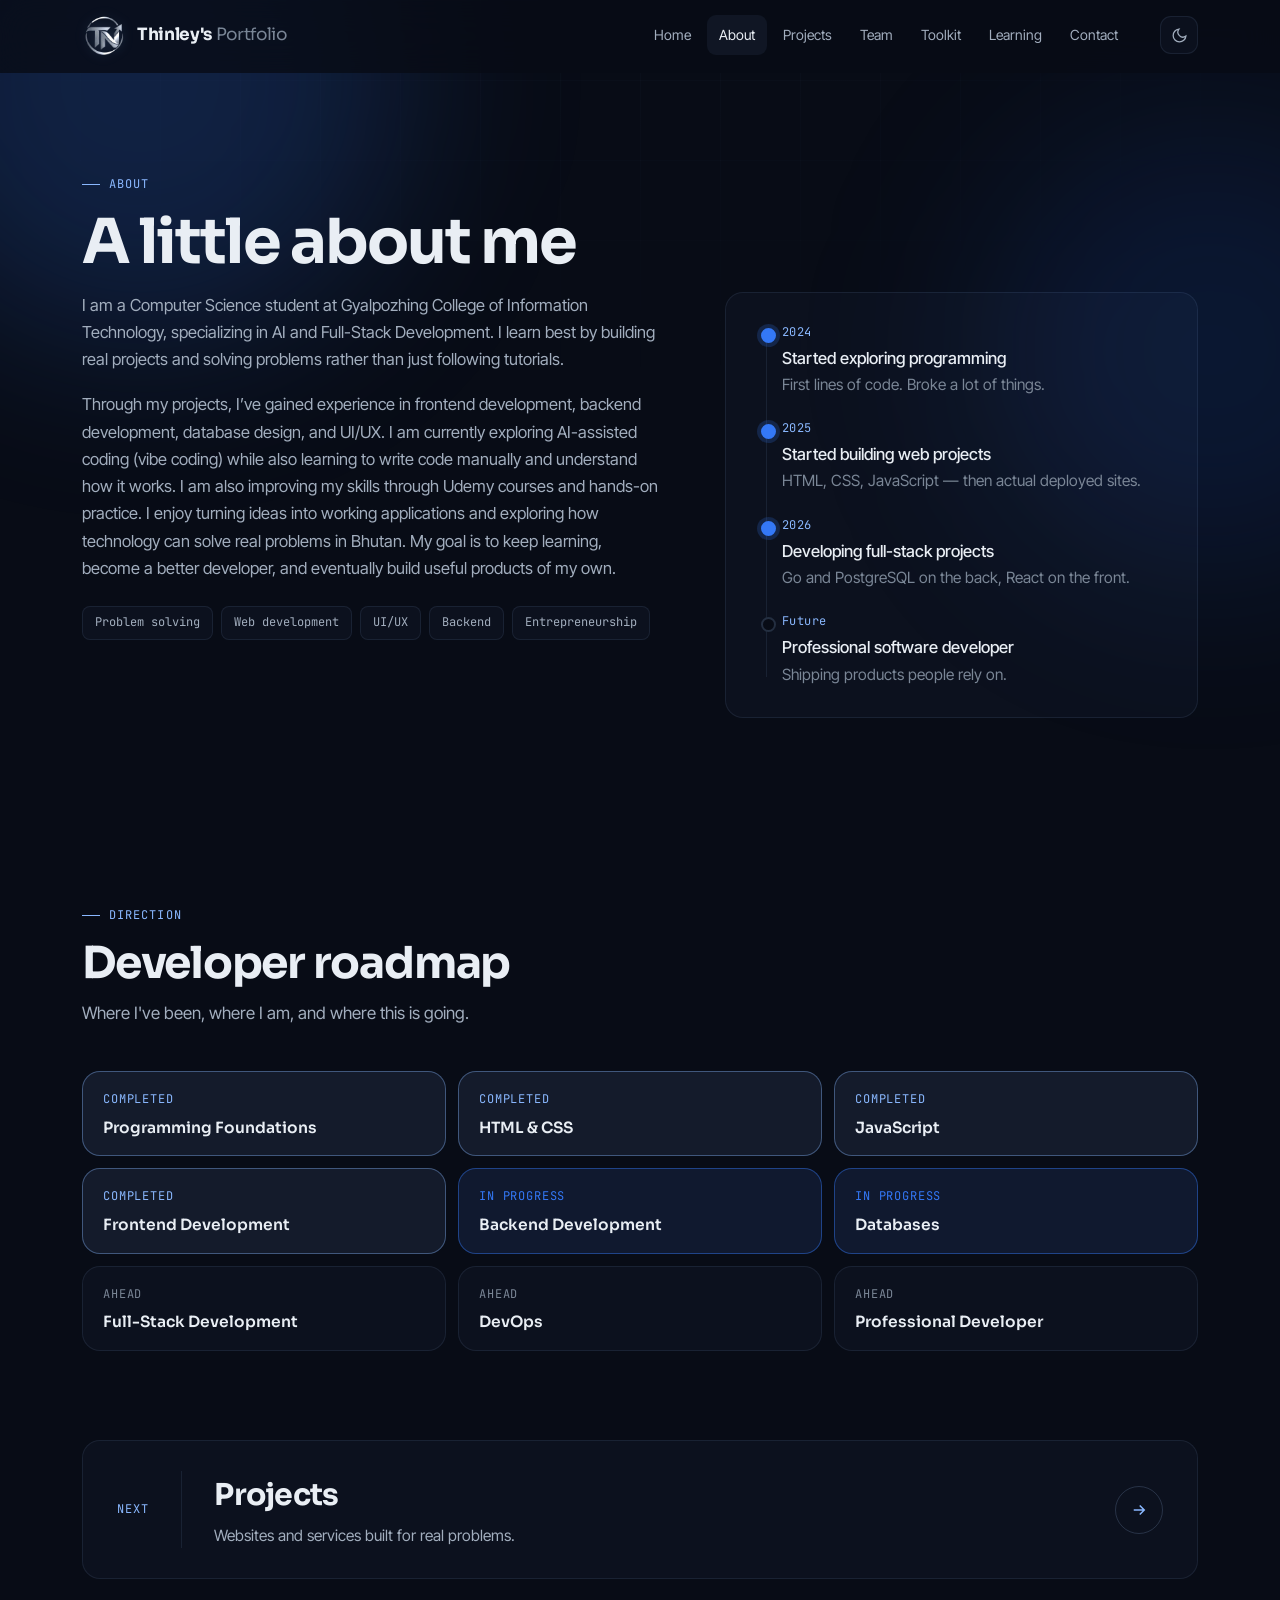
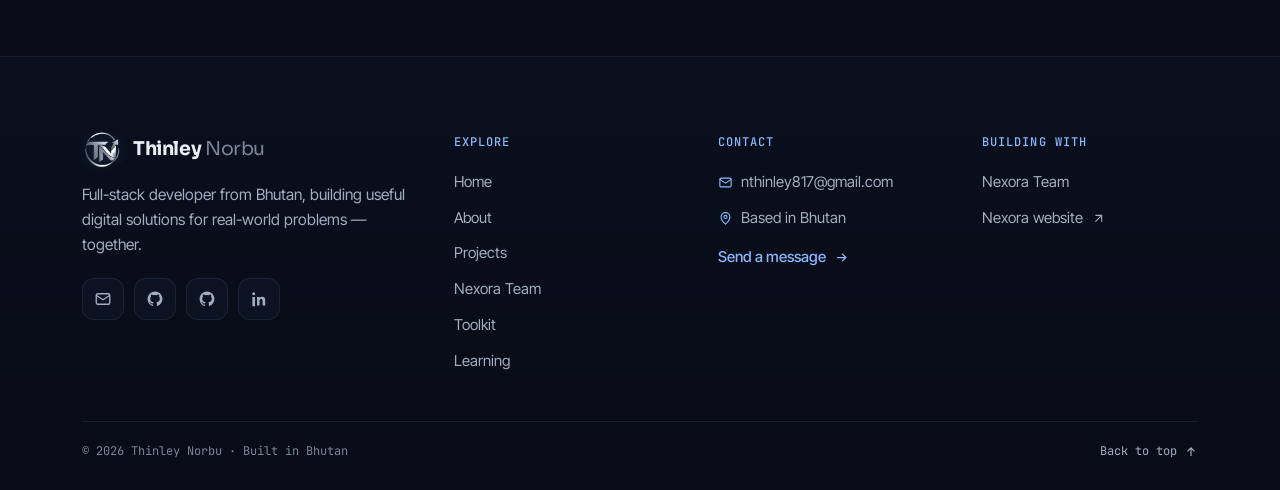
<file: about.html>
<!DOCTYPE html>
<html lang="en" data-theme="dark" data-accent="blue">
<head>
  <meta charset="UTF-8">
  <meta name="viewport" content="width=device-width, initial-scale=1.0">
  <meta name="theme-color" content="#080c16">

  <title>About — Thinley Norbu</title>

  <meta name="description" content="About Thinley Norbu: a Computer Science student at Gyalpozhing College of Information Technology, specialising in AI and full-stack development.">

  <meta name="robots" content="index, follow">

  <link rel="canonical" href="https://portfolio-thinley-norbu.onrender.com/about.html">

  <!-- Social Media Preview -->
  <meta property="og:title" content="About — Thinley Norbu">
  <meta property="og:description" content="About Thinley Norbu: a Computer Science student at Gyalpozhing College of Information Technology, specialising in AI and full-stack development.">
  <meta property="og:url" content="https://portfolio-thinley-norbu.onrender.com/about.html">
  <meta property="og:type" content="website">
  <meta property="og:site_name" content="Thinley Norbu Portfolio">
  <meta property="og:image" content="https://portfolio-thinley-norbu.onrender.com/images/profile/bg.png">

  <meta name="twitter:card" content="summary_large_image">
  <meta name="twitter:title" content="About — Thinley Norbu">
  <meta name="twitter:description" content="About Thinley Norbu: a Computer Science student at Gyalpozhing College of Information Technology, specialising in AI and full-stack development.">
  <meta name="twitter:image" content="https://portfolio-thinley-norbu.onrender.com/images/profile/bg.png">

  <!-- Website Icon -->
  <link rel="icon" type="image/png" sizes="64x64" href="images/profile/tn-emblem-64.png">
  <link rel="apple-touch-icon" href="images/profile/tn-emblem-180.png">

  <!-- Performance -->
  <link rel="preconnect" href="https://fonts.googleapis.com">
  <link rel="preconnect" href="https://fonts.gstatic.com" crossorigin>

  <!-- Fonts -->
  <link href="https://fonts.googleapis.com/css2?family=Sora:wght@400;500;600;700;800&family=Inter+Tight:wght@400;500;600&family=JetBrains+Mono:wght@400;500&display=swap" rel="stylesheet">

  <!-- Existing Stylesheet -->
  <link rel="stylesheet" href="css/style.css">
</head>

<body data-page="about">

  <div class="ambient" aria-hidden="true">
    <div class="grid"></div>
    <div class="orb o1"></div>
    <div class="orb o2"></div>
  </div>

  <!-- Navigation -->
  <nav class="nav" id="nav">
    <div class="wrap nav-in">
      <a class="brand" href="index.html">
        <img class="brand-logo" src="images/profile/tn-emblem-256.png" width="44" height="44" alt="Thinley Norbu logo">
        <b>Thinley's<span> Portfolio</span></b>
      </a>

      <div class="nav-links" id="navLinks">
        <a href="index.html">Home</a>
        <a href="about.html">About</a>
        <a href="projects.html">Projects</a>
        <a href="team.html">Team</a>
        <a href="toolkit.html">Toolkit</a>
        <a href="learning.html">Learning</a>
        <a href="contact.html">Contact</a>
      </div>

      <div class="nav-tools">
        <button class="icon-btn" id="theme" aria-label="Switch theme">
          <svg viewBox="0 0 24 24" fill="none" stroke="currentColor" stroke-width="1.8">
            <path d="M21 12.8A9 9 0 1111.2 3a7 7 0 009.8 9.8z"/>
          </svg>
        </button>

        <button class="icon-btn" id="burger" aria-label="Menu" aria-expanded="false">
          <svg viewBox="0 0 24 24" fill="none" stroke="currentColor" stroke-width="1.8">
            <path d="M4 7h16M4 12h16M4 17h16"/>
          </svg>
        </button>
      </div>
    </div>

    <div class="progress" id="progress" aria-hidden="true"></div>
    <div class="drawer" id="drawer">
      <div id="drawerLinks"></div>
    </div>
  </nav>

  <main id="top">

    <!-- About -->
    <section id="about" class="page-first">
      <div class="wrap">
        <p class="eyebrow">About</p>
        <h1 class="sect-title page-title">A little about me</h1>

        <div class="about rv">
          <div class="about-story">
            <p>
              I am a Computer Science student at Gyalpozhing College of
              Information Technology, specializing in AI and Full-Stack
              Development. I learn best by building real projects and
              solving problems rather than just following tutorials.
            </p>

            <p>
              Through my projects, I’ve gained experience in frontend
              development, backend development, database design, and UI/UX.
              I am currently exploring AI-assisted coding (vibe coding) while
              also learning to write code manually and understand how it
              works. I am also improving my skills through Udemy courses and
              hands-on practice. I enjoy turning ideas into working
              applications and exploring how technology can solve real
              problems in Bhutan. My goal is to keep learning, become a better
              developer, and eventually build useful products of my own.
            </p>

            <div class="tags">
              <span class="tag">Problem solving</span>
              <span class="tag">Web development</span>
              <span class="tag">UI/UX</span>
              <span class="tag">Backend</span>
              <span class="tag">Entrepreneurship</span>
            </div>
          </div>

          <div class="about-journey">
            <ol class="tl" id="timeline"></ol>
          </div>
        </div>
      </div>
    </section>

    <!-- Roadmap -->
    <section id="roadmap">
      <div class="wrap">
        <p class="eyebrow">Direction</p>
        <h2 class="sect-title">Developer roadmap</h2>
        <p class="sect-sub">Where I've been, where I am, and where this is going.</p>
        <div class="road rv" id="road"></div>
      </div>
    </section>

    <!-- Next page -->
    <section class="page-next-wrap">
      <div class="wrap">
        <a class="glass page-next" href="projects.html">
          <span class="pn-label">Next</span>
          <span class="pn-title">Projects</span>
          <span class="pn-blurb">Websites and services built for real problems.</span>
          <span class="pn-arrow"><svg viewBox="0 0 24 24" fill="none" stroke="currentColor" stroke-width="2" aria-hidden="true"><path d="M5 12h13M13 6l6 6-6 6"/></svg></span>
        </a>
      </div>
    </section>

  </main>

  <!-- Footer -->
  <footer class="site-footer">
    <div class="wrap">
      <div class="foot-grid">

        <div class="foot-brand">
          <a class="foot-logo" href="index.html">
            <img class="brand-logo" src="images/profile/tn-emblem-256.png" width="40" height="40" alt="" aria-hidden="true">
            <b>Thinley<span> Norbu</span></b>
          </a>
          <p>Full-stack developer from Bhutan, building useful digital solutions for real-world problems — together.</p>
          <div class="foot-social">
            <a id="footEmail" href="mailto:nthinley817@gmail.com" aria-label="Email" title="Email"><svg viewBox="0 0 24 24" fill="none" stroke="currentColor" stroke-width="1.8" aria-hidden="true"><rect x="3" y="5" width="18" height="14" rx="2"/><path d="M3 7l9 6 9-6"/></svg></a>
            <a id="footGithub" href="#" target="_blank" rel="noopener" aria-label="GitHub" title="GitHub" hidden><svg viewBox="0 0 24 24" fill="currentColor" aria-hidden="true"><path d="M12 2a10 10 0 00-3.16 19.49c.5.09.68-.22.68-.48v-1.7c-2.78.6-3.37-1.34-3.37-1.34-.45-1.16-1.11-1.47-1.11-1.47-.91-.62.07-.61.07-.61 1 .07 1.53 1.03 1.53 1.03.89 1.53 2.34 1.09 2.91.83.09-.65.35-1.09.63-1.34-2.22-.25-4.55-1.11-4.55-4.94 0-1.09.39-1.98 1.03-2.68-.1-.25-.45-1.27.1-2.65 0 0 .84-.27 2.75 1.02a9.5 9.5 0 015 0c1.91-1.29 2.75-1.02 2.75-1.02.55 1.38.2 2.4.1 2.65.64.7 1.03 1.59 1.03 2.68 0 3.84-2.34 4.69-4.57 4.93.36.31.68.92.68 1.85v2.74c0 .27.18.58.69.48A10 10 0 0012 2z"/></svg></a>
            <a id="footLinkedin" href="#" target="_blank" rel="noopener" aria-label="LinkedIn" title="LinkedIn" hidden><svg viewBox="0 0 24 24" fill="currentColor" aria-hidden="true"><path d="M6.94 5a2 2 0 11-4 0 2 2 0 014 0zM3.2 21.5h3.5V9.2H3.2v12.3zM9.4 9.2h3.35v1.68h.05c.47-.84 1.6-1.73 3.3-1.73 3.53 0 4.18 2.2 4.18 5.06v6.29h-3.5v-5.58c0-1.33-.03-3.04-1.9-3.04-1.9 0-2.19 1.45-2.19 2.95v5.67H9.4V9.2z"/></svg></a>
          </div>
        </div>

        <nav class="foot-col" aria-label="Footer">
          <h2 class="foot-h">Explore</h2>
          <a href="index.html">Home</a>
          <a href="about.html">About</a>
          <a href="projects.html">Projects</a>
          <a href="team.html">Nexora Team</a>
          <a href="toolkit.html">Toolkit</a>
          <a href="learning.html">Learning</a>
        </nav>

        <div class="foot-col">
          <h2 class="foot-h">Contact</h2>
          <a class="foot-line" id="footEmailText" href="mailto:nthinley817@gmail.com"><svg viewBox="0 0 24 24" fill="none" stroke="currentColor" stroke-width="1.8" aria-hidden="true"><rect x="3" y="5" width="18" height="14" rx="2"/><path d="M3 7l9 6 9-6"/></svg><span>nthinley817@gmail.com</span></a>
          <a class="foot-line" id="footLocation" href="contact.html#location" title="See it on the map"><svg viewBox="0 0 24 24" fill="none" stroke="currentColor" stroke-width="1.8" aria-hidden="true"><path d="M12 21s-7-6.2-7-11.5a7 7 0 0114 0C19 14.8 12 21 12 21z"/><circle cx="12" cy="9.5" r="2.5"/></svg><span>Based in Bhutan</span></a>
          <a class="foot-cta" href="contact.html">Send a message <svg viewBox="0 0 24 24" fill="none" stroke="currentColor" stroke-width="2" aria-hidden="true"><path d="M5 12h13M13 6l6 6-6 6"/></svg></a>
        </div>

        <div class="foot-col">
          <h2 class="foot-h">Building with</h2>
          <a href="team.html">Nexora Team</a>
          <a href="https://nexero.onrender.com" target="_blank" rel="noopener">Nexora website <svg viewBox="0 0 24 24" fill="none" stroke="currentColor" stroke-width="1.8" aria-hidden="true"><path d="M7 17L17 7M7 7h10v10"/></svg></a>
          <a id="footResume" href="#" target="_blank" rel="noopener" hidden>Résumé <svg viewBox="0 0 24 24" fill="none" stroke="currentColor" stroke-width="1.8" aria-hidden="true"><path d="M7 17L17 7M7 7h10v10"/></svg></a>
        </div>

      </div>

      <div class="foot-bottom">
        <span>© <span id="footYear">2026</span> Thinley Norbu · Built in Bhutan</span>
        <a class="to-top" href="#top">Back to top <svg viewBox="0 0 24 24" fill="none" stroke="currentColor" stroke-width="2" aria-hidden="true"><path d="M12 19V5M6 11l6-6 6 6"/></svg></a>
      </div>
    </div>
  </footer>

  <!-- Existing JavaScript -->
  <script src="js/data.js"></script>
  <script src="js/main.js"></script>

</body>
</html>
</file>
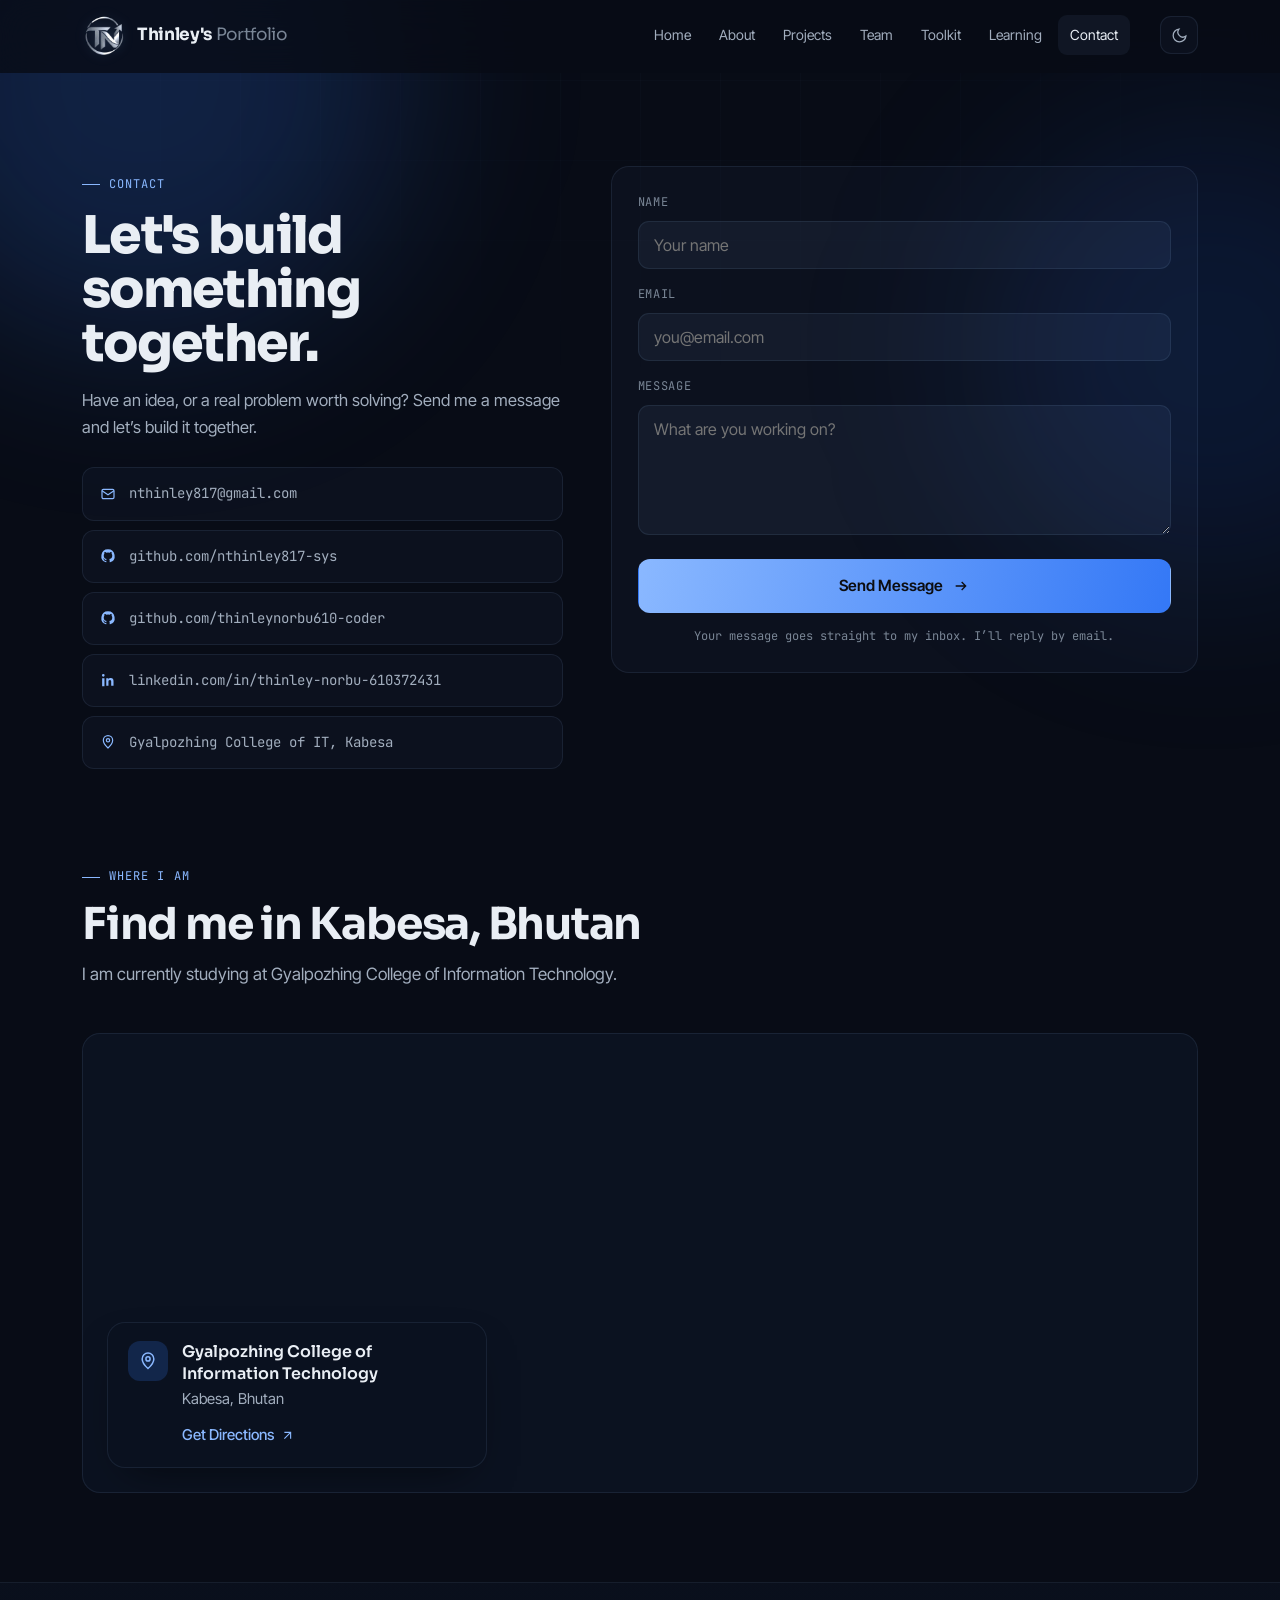
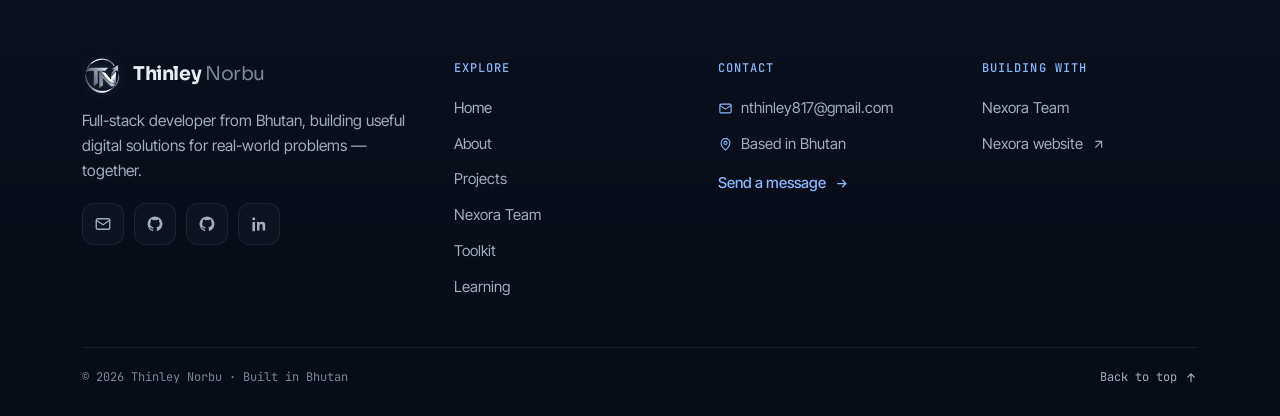
<file: contact.html>
<!DOCTYPE html>
<html lang="en" data-theme="dark" data-accent="blue">
<head>
  <meta charset="UTF-8">
  <meta name="viewport" content="width=device-width, initial-scale=1.0">
  <meta name="theme-color" content="#080c16">

  <title>Contact — Thinley Norbu</title>

  <meta name="description" content="Get in touch with Thinley Norbu about an idea or a real-world problem worth building a solution for. Messages go straight to his inbox.">

  <meta name="robots" content="index, follow">

  <link rel="canonical" href="https://portfolio-thinley-norbu.onrender.com/contact.html">

  <!-- Social Media Preview -->
  <meta property="og:title" content="Contact — Thinley Norbu">
  <meta property="og:description" content="Get in touch with Thinley Norbu about an idea or a real-world problem worth building a solution for. Messages go straight to his inbox.">
  <meta property="og:url" content="https://portfolio-thinley-norbu.onrender.com/contact.html">
  <meta property="og:type" content="website">
  <meta property="og:site_name" content="Thinley Norbu Portfolio">
  <meta property="og:image" content="https://portfolio-thinley-norbu.onrender.com/images/profile/bg.png">

  <meta name="twitter:card" content="summary_large_image">
  <meta name="twitter:title" content="Contact — Thinley Norbu">
  <meta name="twitter:description" content="Get in touch with Thinley Norbu about an idea or a real-world problem worth building a solution for. Messages go straight to his inbox.">
  <meta name="twitter:image" content="https://portfolio-thinley-norbu.onrender.com/images/profile/bg.png">

  <!-- Website Icon -->
  <link rel="icon" type="image/png" sizes="64x64" href="images/profile/tn-emblem-64.png">
  <link rel="apple-touch-icon" href="images/profile/tn-emblem-180.png">

  <!-- Performance -->
  <link rel="preconnect" href="https://fonts.googleapis.com">
  <link rel="preconnect" href="https://fonts.gstatic.com" crossorigin>

  <!-- Fonts -->
  <link href="https://fonts.googleapis.com/css2?family=Sora:wght@400;500;600;700;800&family=Inter+Tight:wght@400;500;600&family=JetBrains+Mono:wght@400;500&display=swap" rel="stylesheet">

  <!-- Existing Stylesheet -->
  <link rel="stylesheet" href="css/style.css">
</head>

<body data-page="contact">

  <div class="ambient" aria-hidden="true">
    <div class="grid"></div>
    <div class="orb o1"></div>
    <div class="orb o2"></div>
  </div>

  <!-- Navigation -->
  <nav class="nav" id="nav">
    <div class="wrap nav-in">
      <a class="brand" href="index.html">
        <img class="brand-logo" src="images/profile/tn-emblem-256.png" width="44" height="44" alt="Thinley Norbu logo">
        <b>Thinley's<span> Portfolio</span></b>
      </a>

      <div class="nav-links" id="navLinks">
        <a href="index.html">Home</a>
        <a href="about.html">About</a>
        <a href="projects.html">Projects</a>
        <a href="team.html">Team</a>
        <a href="toolkit.html">Toolkit</a>
        <a href="learning.html">Learning</a>
        <a href="contact.html">Contact</a>
      </div>

      <div class="nav-tools">
        <button class="icon-btn" id="theme" aria-label="Switch theme">
          <svg viewBox="0 0 24 24" fill="none" stroke="currentColor" stroke-width="1.8">
            <path d="M21 12.8A9 9 0 1111.2 3a7 7 0 009.8 9.8z"/>
          </svg>
        </button>

        <button class="icon-btn" id="burger" aria-label="Menu" aria-expanded="false">
          <svg viewBox="0 0 24 24" fill="none" stroke="currentColor" stroke-width="1.8">
            <path d="M4 7h16M4 12h16M4 17h16"/>
          </svg>
        </button>
      </div>
    </div>

    <div class="progress" id="progress" aria-hidden="true"></div>
    <div class="drawer" id="drawer">
      <div id="drawerLinks"></div>
    </div>
  </nav>

  <main id="top">

    <!-- Contact -->
    <section id="contact" class="contact page-first">
      <div class="wrap contact-grid">
        <div>
          <p class="eyebrow">Contact</p>
          <h1>Let's build something together.</h1>
          <p style="color:var(--fg-2);margin:0">
            Have an idea, or a real problem worth solving?
            Send me a message and let’s build it together.
          </p>

          <div class="reach">
            <a id="reachEmail" href="mailto:nthinley817@gmail.com">
              <svg viewBox="0 0 24 24" fill="none" stroke="currentColor" stroke-width="1.8">
                <rect x="3" y="5" width="18" height="14" rx="2"/>
                <path d="M3 7l9 6 9-6"/>
              </svg>
              <span>nthinley817@gmail.com</span>
            </a>

            <a id="reachGithub" href="#" target="_blank" rel="noopener" hidden>
              <svg viewBox="0 0 24 24" fill="currentColor" aria-hidden="true"><path d="M12 2a10 10 0 00-3.16 19.49c.5.09.68-.22.68-.48v-1.7c-2.78.6-3.37-1.34-3.37-1.34-.45-1.16-1.11-1.47-1.11-1.47-.91-.62.07-.61.07-.61 1 .07 1.53 1.03 1.53 1.03.89 1.53 2.34 1.09 2.91.83.09-.65.35-1.09.63-1.34-2.22-.25-4.55-1.11-4.55-4.94 0-1.09.39-1.98 1.03-2.68-.1-.25-.45-1.27.1-2.65 0 0 .84-.27 2.75 1.02a9.5 9.5 0 015 0c1.91-1.29 2.75-1.02 2.75-1.02.55 1.38.2 2.4.1 2.65.64.7 1.03 1.59 1.03 2.68 0 3.84-2.34 4.69-4.57 4.93.36.31.68.92.68 1.85v2.74c0 .27.18.58.69.48A10 10 0 0012 2z"/></svg>
              <span>GitHub</span>
            </a>

            <a id="reachLinkedin" href="#" target="_blank" rel="noopener" hidden>
              <svg viewBox="0 0 24 24" fill="currentColor" aria-hidden="true"><path d="M6.94 5a2 2 0 11-4 0 2 2 0 014 0zM3.2 21.5h3.5V9.2H3.2v12.3zM9.4 9.2h3.35v1.68h.05c.47-.84 1.6-1.73 3.3-1.73 3.53 0 4.18 2.2 4.18 5.06v6.29h-3.5v-5.58c0-1.33-.03-3.04-1.9-3.04-1.9 0-2.19 1.45-2.19 2.95v5.67H9.4V9.2z"/></svg>
              <span>LinkedIn</span>
            </a>

            <a id="reachLocation" href="#location">
              <svg viewBox="0 0 24 24" fill="none" stroke="currentColor" stroke-width="1.8" aria-hidden="true"><path d="M12 21s-7-6.2-7-11.5a7 7 0 0114 0C19 14.8 12 21 12 21z"/><circle cx="12" cy="9.5" r="2.5"/></svg>
              <span>Gyalpozhing College of IT, Kabesa</span>
            </a>
          </div>
        </div>

        <div class="glass form">
          <div class="field">
            <label for="cname">Name</label>
            <input id="cname" type="text" placeholder="Your name">
          </div>

          <div class="field">
            <label for="cmail">Email</label>
            <input id="cmail" type="email" placeholder="you@email.com">
          </div>

          <div class="field">
            <label for="cmsg">Message</label>
            <textarea id="cmsg" placeholder="What are you working on?"></textarea>
          </div>

          <!-- spam trap: real visitors never see or fill this -->
          <input id="chp" type="text" tabindex="-1" autocomplete="off" aria-hidden="true" hidden>

          <button class="btn btn-primary" id="send" type="button">
            Send Message
            <svg viewBox="0 0 24 24" fill="none" stroke="currentColor" stroke-width="2">
              <path d="M4 12h15M13 6l6 6-6 6"/>
            </svg>
          </button>

          <p class="form-note" id="formNote" role="status" aria-live="polite">
            Your message goes straight to my inbox. I’ll reply by email.
          </p>
        </div>
      </div>
    </section>

    <!-- Location -->
    <section id="location" class="location">
      <div class="wrap">
        <p class="eyebrow">Where I am</p>
        <h2 class="sect-title">Find me in Kabesa, Bhutan</h2>
        <p class="sect-sub">I am currently studying at Gyalpozhing College of Information Technology.</p>
        <div class="map">
          <iframe class="map-frame" src="https://www.google.com/maps?q=Gyalpozhing%20College%20of%20Information%20Technology%2C%20Kabesa%2C%20Bhutan&amp;z=15&amp;output=embed"
            title="Map showing Gyalpozhing College of Information Technology, Kabesa, Bhutan"
            loading="lazy" referrerpolicy="no-referrer-when-downgrade" allowfullscreen></iframe>
          <div class="glass map-card">
            <span class="map-pin"><svg viewBox="0 0 24 24" fill="none" stroke="currentColor" stroke-width="1.8" aria-hidden="true"><path d="M12 21s-7-6.2-7-11.5a7 7 0 0114 0C19 14.8 12 21 12 21z"/><circle cx="12" cy="9.5" r="2.5"/></svg></span>
            <div>
              <p class="map-name">Gyalpozhing College of Information Technology</p>
              <p class="map-addr">Kabesa, Bhutan</p>
              <a class="map-link" href="https://www.google.com/maps/dir/?api=1&amp;destination=Gyalpozhing%20College%20of%20Information%20Technology%2C%20Kabesa%2C%20Bhutan" target="_blank" rel="noopener">Get Directions <svg viewBox="0 0 24 24" fill="none" stroke="currentColor" stroke-width="1.8" aria-hidden="true"><path d="M7 17L17 7M7 7h10v10"/></svg></a>
            </div>
          </div>
        </div>
      </div>
    </section>

  </main>

  <!-- Footer -->
  <footer class="site-footer">
    <div class="wrap">
      <div class="foot-grid">

        <div class="foot-brand">
          <a class="foot-logo" href="index.html">
            <img class="brand-logo" src="images/profile/tn-emblem-256.png" width="40" height="40" alt="" aria-hidden="true">
            <b>Thinley<span> Norbu</span></b>
          </a>
          <p>Full-stack developer from Bhutan, building useful digital solutions for real-world problems — together.</p>
          <div class="foot-social">
            <a id="footEmail" href="mailto:nthinley817@gmail.com" aria-label="Email" title="Email"><svg viewBox="0 0 24 24" fill="none" stroke="currentColor" stroke-width="1.8" aria-hidden="true"><rect x="3" y="5" width="18" height="14" rx="2"/><path d="M3 7l9 6 9-6"/></svg></a>
            <a id="footGithub" href="#" target="_blank" rel="noopener" aria-label="GitHub" title="GitHub" hidden><svg viewBox="0 0 24 24" fill="currentColor" aria-hidden="true"><path d="M12 2a10 10 0 00-3.16 19.49c.5.09.68-.22.68-.48v-1.7c-2.78.6-3.37-1.34-3.37-1.34-.45-1.16-1.11-1.47-1.11-1.47-.91-.62.07-.61.07-.61 1 .07 1.53 1.03 1.53 1.03.89 1.53 2.34 1.09 2.91.83.09-.65.35-1.09.63-1.34-2.22-.25-4.55-1.11-4.55-4.94 0-1.09.39-1.98 1.03-2.68-.1-.25-.45-1.27.1-2.65 0 0 .84-.27 2.75 1.02a9.5 9.5 0 015 0c1.91-1.29 2.75-1.02 2.75-1.02.55 1.38.2 2.4.1 2.65.64.7 1.03 1.59 1.03 2.68 0 3.84-2.34 4.69-4.57 4.93.36.31.68.92.68 1.85v2.74c0 .27.18.58.69.48A10 10 0 0012 2z"/></svg></a>
            <a id="footLinkedin" href="#" target="_blank" rel="noopener" aria-label="LinkedIn" title="LinkedIn" hidden><svg viewBox="0 0 24 24" fill="currentColor" aria-hidden="true"><path d="M6.94 5a2 2 0 11-4 0 2 2 0 014 0zM3.2 21.5h3.5V9.2H3.2v12.3zM9.4 9.2h3.35v1.68h.05c.47-.84 1.6-1.73 3.3-1.73 3.53 0 4.18 2.2 4.18 5.06v6.29h-3.5v-5.58c0-1.33-.03-3.04-1.9-3.04-1.9 0-2.19 1.45-2.19 2.95v5.67H9.4V9.2z"/></svg></a>
          </div>
        </div>

        <nav class="foot-col" aria-label="Footer">
          <h2 class="foot-h">Explore</h2>
          <a href="index.html">Home</a>
          <a href="about.html">About</a>
          <a href="projects.html">Projects</a>
          <a href="team.html">Nexora Team</a>
          <a href="toolkit.html">Toolkit</a>
          <a href="learning.html">Learning</a>
        </nav>

        <div class="foot-col">
          <h2 class="foot-h">Contact</h2>
          <a class="foot-line" id="footEmailText" href="mailto:nthinley817@gmail.com"><svg viewBox="0 0 24 24" fill="none" stroke="currentColor" stroke-width="1.8" aria-hidden="true"><rect x="3" y="5" width="18" height="14" rx="2"/><path d="M3 7l9 6 9-6"/></svg><span>nthinley817@gmail.com</span></a>
          <a class="foot-line" id="footLocation" href="#location" title="See it on the map"><svg viewBox="0 0 24 24" fill="none" stroke="currentColor" stroke-width="1.8" aria-hidden="true"><path d="M12 21s-7-6.2-7-11.5a7 7 0 0114 0C19 14.8 12 21 12 21z"/><circle cx="12" cy="9.5" r="2.5"/></svg><span>Based in Bhutan</span></a>
          <a class="foot-cta" href="contact.html">Send a message <svg viewBox="0 0 24 24" fill="none" stroke="currentColor" stroke-width="2" aria-hidden="true"><path d="M5 12h13M13 6l6 6-6 6"/></svg></a>
        </div>

        <div class="foot-col">
          <h2 class="foot-h">Building with</h2>
          <a href="team.html">Nexora Team</a>
          <a href="https://nexero.onrender.com" target="_blank" rel="noopener">Nexora website <svg viewBox="0 0 24 24" fill="none" stroke="currentColor" stroke-width="1.8" aria-hidden="true"><path d="M7 17L17 7M7 7h10v10"/></svg></a>
          <a id="footResume" href="#" target="_blank" rel="noopener" hidden>Résumé <svg viewBox="0 0 24 24" fill="none" stroke="currentColor" stroke-width="1.8" aria-hidden="true"><path d="M7 17L17 7M7 7h10v10"/></svg></a>
        </div>

      </div>

      <div class="foot-bottom">
        <span>© <span id="footYear">2026</span> Thinley Norbu · Built in Bhutan</span>
        <a class="to-top" href="#top">Back to top <svg viewBox="0 0 24 24" fill="none" stroke="currentColor" stroke-width="2" aria-hidden="true"><path d="M12 19V5M6 11l6-6 6 6"/></svg></a>
      </div>
    </div>
  </footer>

  <!-- Existing JavaScript -->
  <script src="js/data.js"></script>
  <script src="js/main.js"></script>

</body>
</html>
</file>
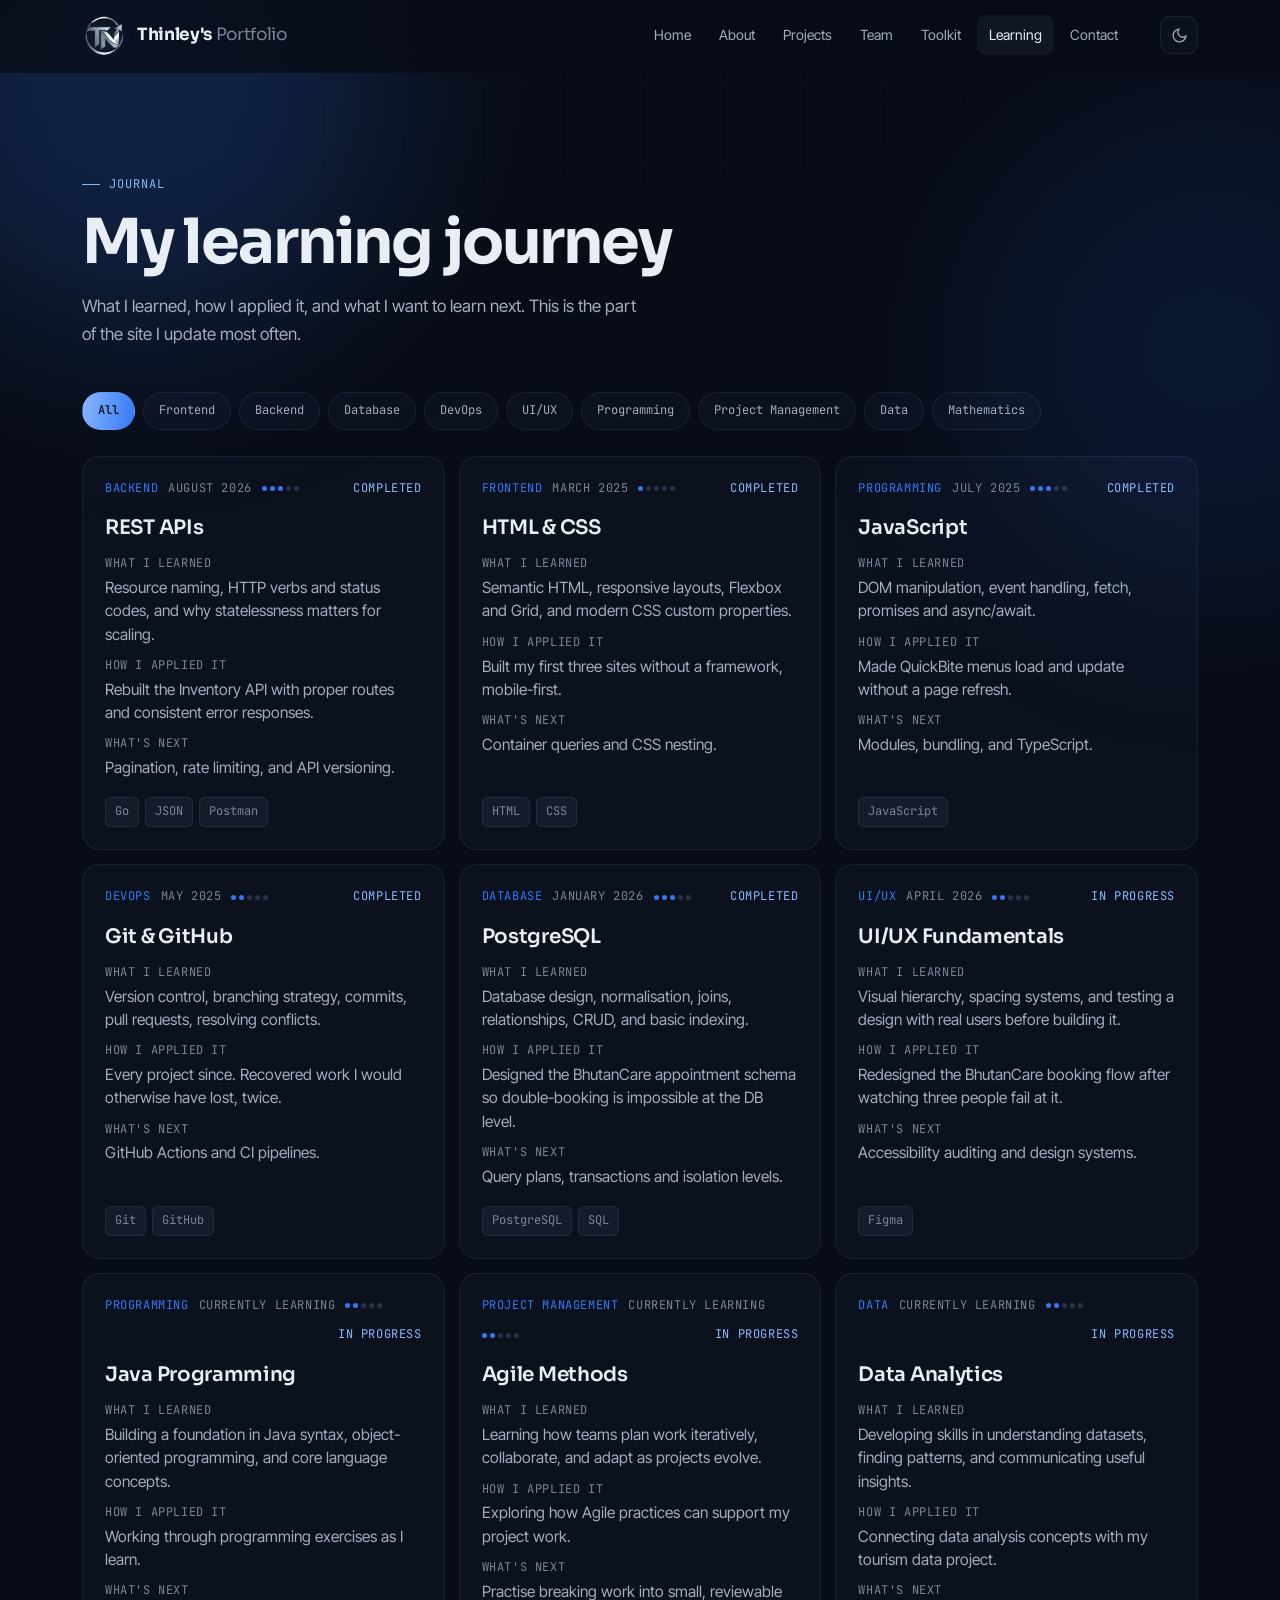
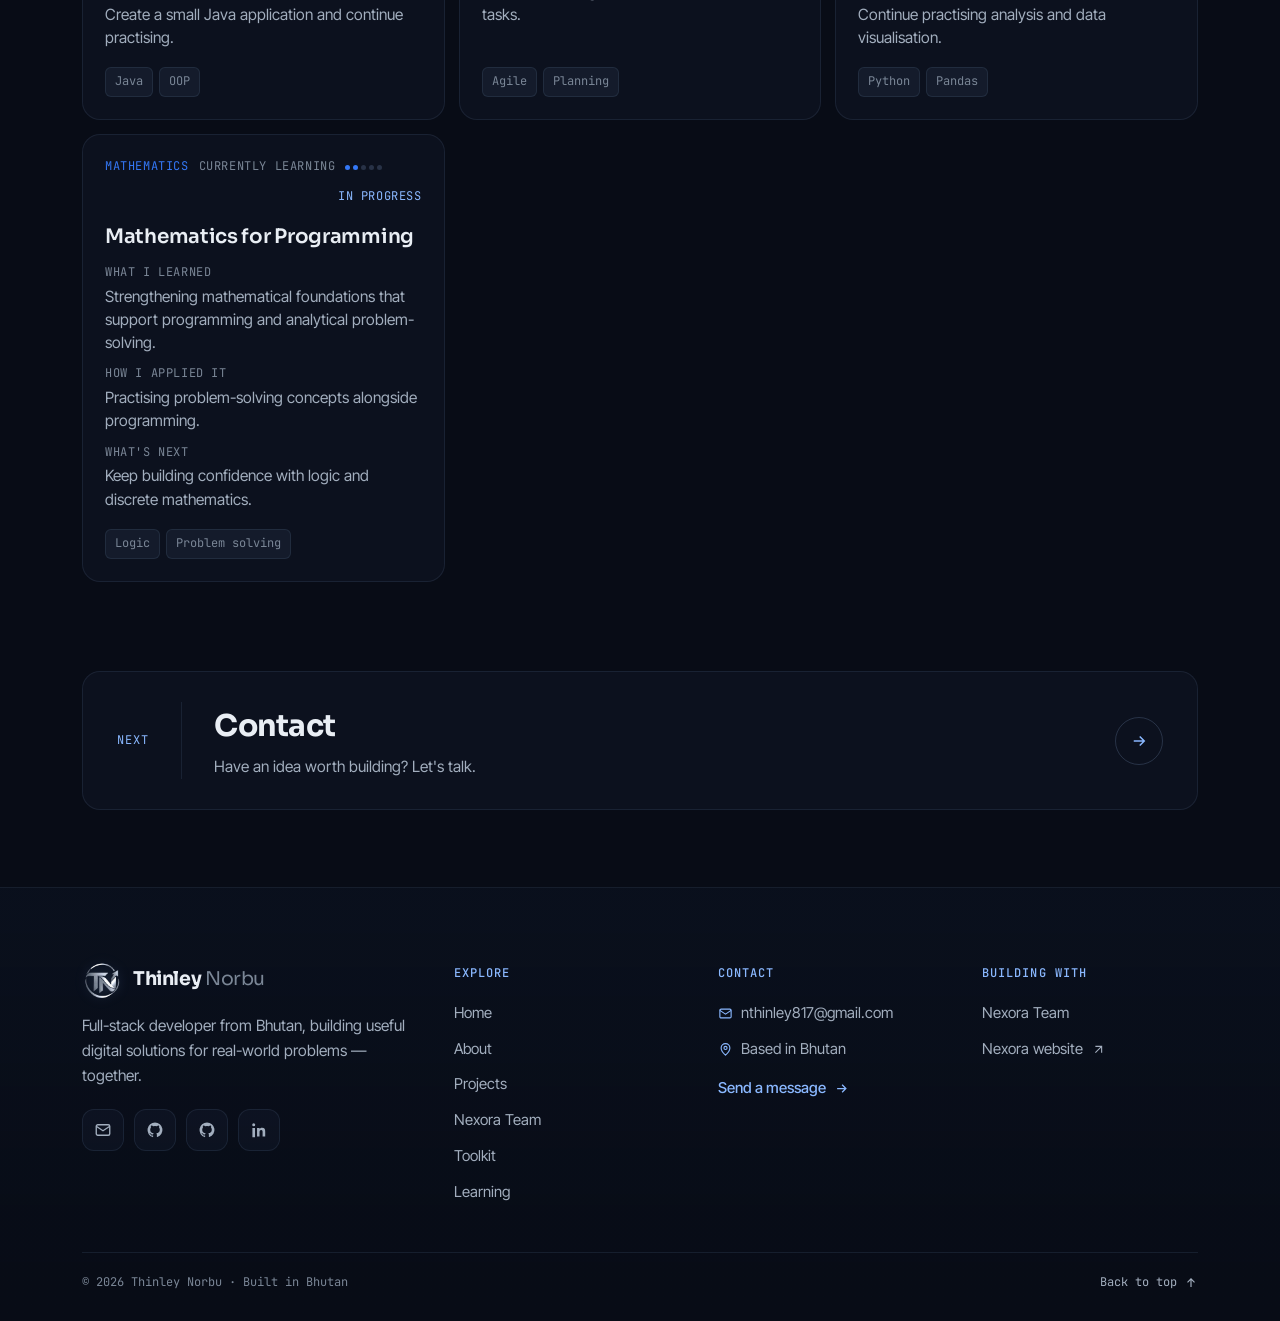
<file: learning.html>
<!DOCTYPE html>
<html lang="en" data-theme="dark" data-accent="blue">
<head>
  <meta charset="UTF-8">
  <meta name="viewport" content="width=device-width, initial-scale=1.0">
  <meta name="theme-color" content="#080c16">

  <title>Learning Journey — Thinley Norbu</title>

  <meta name="description" content="Thinley Norbu's learning journal: what he learned, how he applied it, and what he is learning next.">

  <meta name="robots" content="index, follow">

  <link rel="canonical" href="https://portfolio-thinley-norbu.onrender.com/learning.html">

  <!-- Social Media Preview -->
  <meta property="og:title" content="Learning Journey — Thinley Norbu">
  <meta property="og:description" content="Thinley Norbu's learning journal: what he learned, how he applied it, and what he is learning next.">
  <meta property="og:url" content="https://portfolio-thinley-norbu.onrender.com/learning.html">
  <meta property="og:type" content="website">
  <meta property="og:site_name" content="Thinley Norbu Portfolio">
  <meta property="og:image" content="https://portfolio-thinley-norbu.onrender.com/images/profile/bg.png">

  <meta name="twitter:card" content="summary_large_image">
  <meta name="twitter:title" content="Learning Journey — Thinley Norbu">
  <meta name="twitter:description" content="Thinley Norbu's learning journal: what he learned, how he applied it, and what he is learning next.">
  <meta name="twitter:image" content="https://portfolio-thinley-norbu.onrender.com/images/profile/bg.png">

  <!-- Website Icon -->
  <link rel="icon" type="image/png" sizes="64x64" href="images/profile/tn-emblem-64.png">
  <link rel="apple-touch-icon" href="images/profile/tn-emblem-180.png">

  <!-- Performance -->
  <link rel="preconnect" href="https://fonts.googleapis.com">
  <link rel="preconnect" href="https://fonts.gstatic.com" crossorigin>

  <!-- Fonts -->
  <link href="https://fonts.googleapis.com/css2?family=Sora:wght@400;500;600;700;800&family=Inter+Tight:wght@400;500;600&family=JetBrains+Mono:wght@400;500&display=swap" rel="stylesheet">

  <!-- Existing Stylesheet -->
  <link rel="stylesheet" href="css/style.css">
</head>

<body data-page="learning">

  <div class="ambient" aria-hidden="true">
    <div class="grid"></div>
    <div class="orb o1"></div>
    <div class="orb o2"></div>
  </div>

  <!-- Navigation -->
  <nav class="nav" id="nav">
    <div class="wrap nav-in">
      <a class="brand" href="index.html">
        <img class="brand-logo" src="images/profile/tn-emblem-256.png" width="44" height="44" alt="Thinley Norbu logo">
        <b>Thinley's<span> Portfolio</span></b>
      </a>

      <div class="nav-links" id="navLinks">
        <a href="index.html">Home</a>
        <a href="about.html">About</a>
        <a href="projects.html">Projects</a>
        <a href="team.html">Team</a>
        <a href="toolkit.html">Toolkit</a>
        <a href="learning.html">Learning</a>
        <a href="contact.html">Contact</a>
      </div>

      <div class="nav-tools">
        <button class="icon-btn" id="theme" aria-label="Switch theme">
          <svg viewBox="0 0 24 24" fill="none" stroke="currentColor" stroke-width="1.8">
            <path d="M21 12.8A9 9 0 1111.2 3a7 7 0 009.8 9.8z"/>
          </svg>
        </button>

        <button class="icon-btn" id="burger" aria-label="Menu" aria-expanded="false">
          <svg viewBox="0 0 24 24" fill="none" stroke="currentColor" stroke-width="1.8">
            <path d="M4 7h16M4 12h16M4 17h16"/>
          </svg>
        </button>
      </div>
    </div>

    <div class="progress" id="progress" aria-hidden="true"></div>
    <div class="drawer" id="drawer">
      <div id="drawerLinks"></div>
    </div>
  </nav>

  <main id="top">

    <!-- Learning -->
    <section id="learning" class="page-first">
      <div class="wrap">
        <p class="eyebrow">Journal</p>
        <h1 class="sect-title page-title">My learning journey</h1>
        <p class="sect-sub">
          What I learned, how I applied it, and what I want to learn next.
          This is the part of the site I update most often.
        </p>
        <div class="chips" id="logFilters" role="group" aria-label="Filter learning entries"></div>
        <div class="logs" id="logs"></div>
      </div>
    </section>

    <!-- Next page -->
    <section class="page-next-wrap">
      <div class="wrap">
        <a class="glass page-next" href="contact.html">
          <span class="pn-label">Next</span>
          <span class="pn-title">Contact</span>
          <span class="pn-blurb">Have an idea worth building? Let's talk.</span>
          <span class="pn-arrow"><svg viewBox="0 0 24 24" fill="none" stroke="currentColor" stroke-width="2" aria-hidden="true"><path d="M5 12h13M13 6l6 6-6 6"/></svg></span>
        </a>
      </div>
    </section>

  </main>

  <!-- Footer -->
  <footer class="site-footer">
    <div class="wrap">
      <div class="foot-grid">

        <div class="foot-brand">
          <a class="foot-logo" href="index.html">
            <img class="brand-logo" src="images/profile/tn-emblem-256.png" width="40" height="40" alt="" aria-hidden="true">
            <b>Thinley<span> Norbu</span></b>
          </a>
          <p>Full-stack developer from Bhutan, building useful digital solutions for real-world problems — together.</p>
          <div class="foot-social">
            <a id="footEmail" href="mailto:nthinley817@gmail.com" aria-label="Email" title="Email"><svg viewBox="0 0 24 24" fill="none" stroke="currentColor" stroke-width="1.8" aria-hidden="true"><rect x="3" y="5" width="18" height="14" rx="2"/><path d="M3 7l9 6 9-6"/></svg></a>
            <a id="footGithub" href="#" target="_blank" rel="noopener" aria-label="GitHub" title="GitHub" hidden><svg viewBox="0 0 24 24" fill="currentColor" aria-hidden="true"><path d="M12 2a10 10 0 00-3.16 19.49c.5.09.68-.22.68-.48v-1.7c-2.78.6-3.37-1.34-3.37-1.34-.45-1.16-1.11-1.47-1.11-1.47-.91-.62.07-.61.07-.61 1 .07 1.53 1.03 1.53 1.03.89 1.53 2.34 1.09 2.91.83.09-.65.35-1.09.63-1.34-2.22-.25-4.55-1.11-4.55-4.94 0-1.09.39-1.98 1.03-2.68-.1-.25-.45-1.27.1-2.65 0 0 .84-.27 2.75 1.02a9.5 9.5 0 015 0c1.91-1.29 2.75-1.02 2.75-1.02.55 1.38.2 2.4.1 2.65.64.7 1.03 1.59 1.03 2.68 0 3.84-2.34 4.69-4.57 4.93.36.31.68.92.68 1.85v2.74c0 .27.18.58.69.48A10 10 0 0012 2z"/></svg></a>
            <a id="footLinkedin" href="#" target="_blank" rel="noopener" aria-label="LinkedIn" title="LinkedIn" hidden><svg viewBox="0 0 24 24" fill="currentColor" aria-hidden="true"><path d="M6.94 5a2 2 0 11-4 0 2 2 0 014 0zM3.2 21.5h3.5V9.2H3.2v12.3zM9.4 9.2h3.35v1.68h.05c.47-.84 1.6-1.73 3.3-1.73 3.53 0 4.18 2.2 4.18 5.06v6.29h-3.5v-5.58c0-1.33-.03-3.04-1.9-3.04-1.9 0-2.19 1.45-2.19 2.95v5.67H9.4V9.2z"/></svg></a>
          </div>
        </div>

        <nav class="foot-col" aria-label="Footer">
          <h2 class="foot-h">Explore</h2>
          <a href="index.html">Home</a>
          <a href="about.html">About</a>
          <a href="projects.html">Projects</a>
          <a href="team.html">Nexora Team</a>
          <a href="toolkit.html">Toolkit</a>
          <a href="learning.html">Learning</a>
        </nav>

        <div class="foot-col">
          <h2 class="foot-h">Contact</h2>
          <a class="foot-line" id="footEmailText" href="mailto:nthinley817@gmail.com"><svg viewBox="0 0 24 24" fill="none" stroke="currentColor" stroke-width="1.8" aria-hidden="true"><rect x="3" y="5" width="18" height="14" rx="2"/><path d="M3 7l9 6 9-6"/></svg><span>nthinley817@gmail.com</span></a>
          <a class="foot-line" id="footLocation" href="contact.html#location" title="See it on the map"><svg viewBox="0 0 24 24" fill="none" stroke="currentColor" stroke-width="1.8" aria-hidden="true"><path d="M12 21s-7-6.2-7-11.5a7 7 0 0114 0C19 14.8 12 21 12 21z"/><circle cx="12" cy="9.5" r="2.5"/></svg><span>Based in Bhutan</span></a>
          <a class="foot-cta" href="contact.html">Send a message <svg viewBox="0 0 24 24" fill="none" stroke="currentColor" stroke-width="2" aria-hidden="true"><path d="M5 12h13M13 6l6 6-6 6"/></svg></a>
        </div>

        <div class="foot-col">
          <h2 class="foot-h">Building with</h2>
          <a href="team.html">Nexora Team</a>
          <a href="https://nexero.onrender.com" target="_blank" rel="noopener">Nexora website <svg viewBox="0 0 24 24" fill="none" stroke="currentColor" stroke-width="1.8" aria-hidden="true"><path d="M7 17L17 7M7 7h10v10"/></svg></a>
          <a id="footResume" href="#" target="_blank" rel="noopener" hidden>Résumé <svg viewBox="0 0 24 24" fill="none" stroke="currentColor" stroke-width="1.8" aria-hidden="true"><path d="M7 17L17 7M7 7h10v10"/></svg></a>
        </div>

      </div>

      <div class="foot-bottom">
        <span>© <span id="footYear">2026</span> Thinley Norbu · Built in Bhutan</span>
        <a class="to-top" href="#top">Back to top <svg viewBox="0 0 24 24" fill="none" stroke="currentColor" stroke-width="2" aria-hidden="true"><path d="M12 19V5M6 11l6-6 6 6"/></svg></a>
      </div>
    </div>
  </footer>

  <!-- Existing JavaScript -->
  <script src="js/data.js"></script>
  <script src="js/main.js"></script>

</body>
</html>
</file>
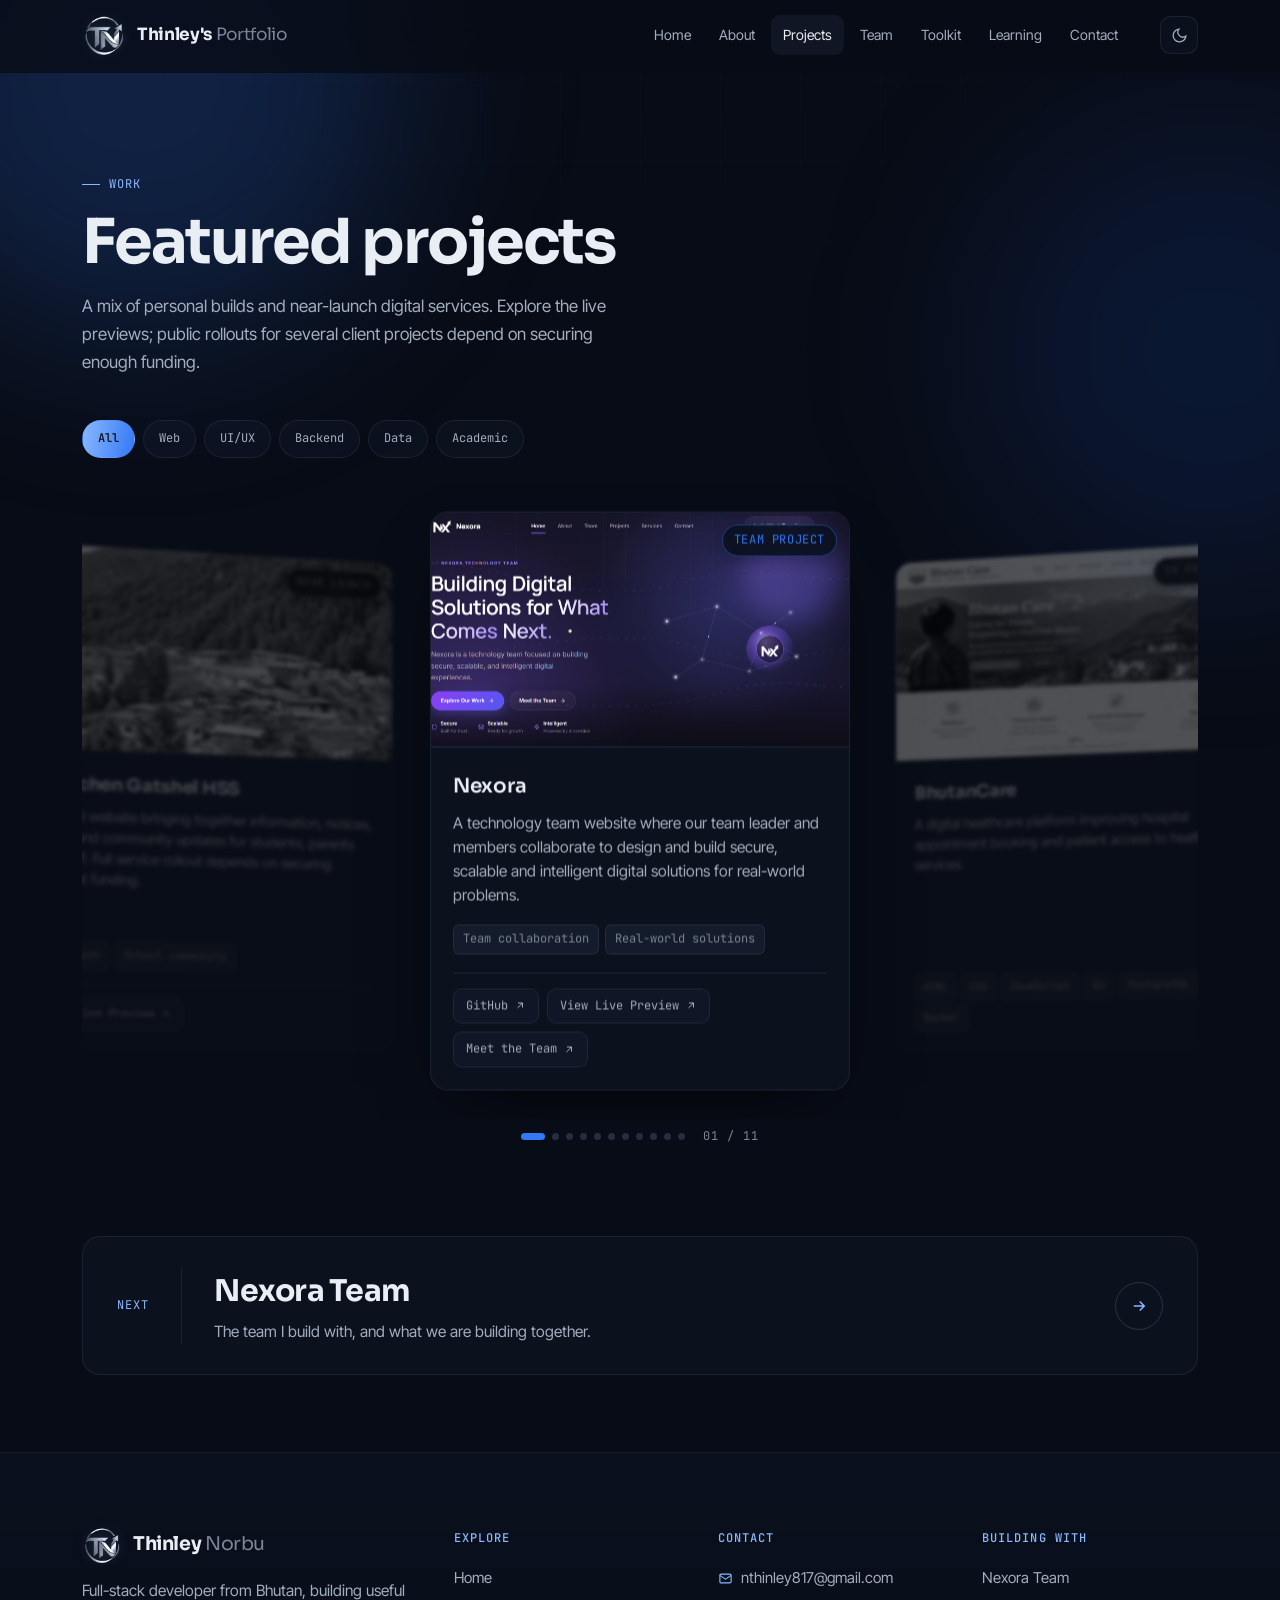
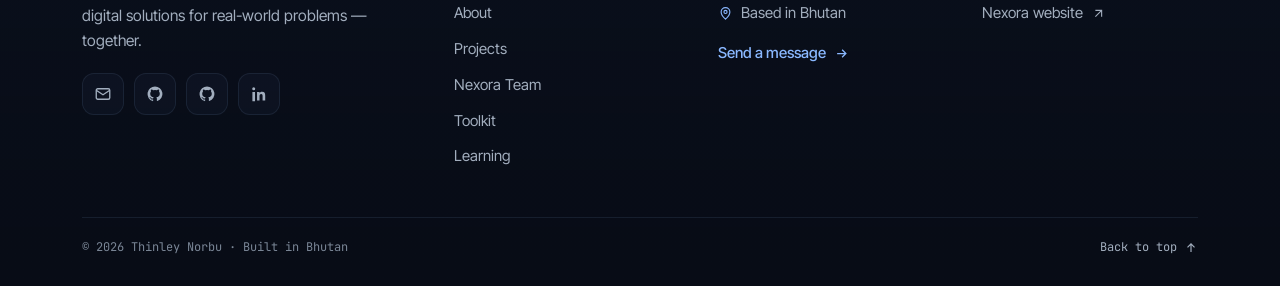
<file: projects.html>
<!DOCTYPE html>
<html lang="en" data-theme="dark" data-accent="blue">
<head>
  <meta charset="UTF-8">
  <meta name="viewport" content="width=device-width, initial-scale=1.0">
  <meta name="theme-color" content="#080c16">

  <title>Projects — Thinley Norbu</title>

  <meta name="description" content="Projects by Thinley Norbu: healthcare, education, heritage and marketplace websites built for real problems in Bhutan.">

  <meta name="robots" content="index, follow">

  <link rel="canonical" href="https://portfolio-thinley-norbu.onrender.com/projects.html">

  <!-- Social Media Preview -->
  <meta property="og:title" content="Projects — Thinley Norbu">
  <meta property="og:description" content="Projects by Thinley Norbu: healthcare, education, heritage and marketplace websites built for real problems in Bhutan.">
  <meta property="og:url" content="https://portfolio-thinley-norbu.onrender.com/projects.html">
  <meta property="og:type" content="website">
  <meta property="og:site_name" content="Thinley Norbu Portfolio">
  <meta property="og:image" content="https://portfolio-thinley-norbu.onrender.com/images/profile/bg.png">

  <meta name="twitter:card" content="summary_large_image">
  <meta name="twitter:title" content="Projects — Thinley Norbu">
  <meta name="twitter:description" content="Projects by Thinley Norbu: healthcare, education, heritage and marketplace websites built for real problems in Bhutan.">
  <meta name="twitter:image" content="https://portfolio-thinley-norbu.onrender.com/images/profile/bg.png">

  <!-- Website Icon -->
  <link rel="icon" type="image/png" sizes="64x64" href="images/profile/tn-emblem-64.png">
  <link rel="apple-touch-icon" href="images/profile/tn-emblem-180.png">

  <!-- Performance -->
  <link rel="preconnect" href="https://fonts.googleapis.com">
  <link rel="preconnect" href="https://fonts.gstatic.com" crossorigin>

  <!-- Fonts -->
  <link href="https://fonts.googleapis.com/css2?family=Sora:wght@400;500;600;700;800&family=Inter+Tight:wght@400;500;600&family=JetBrains+Mono:wght@400;500&display=swap" rel="stylesheet">

  <!-- Existing Stylesheet -->
  <link rel="stylesheet" href="css/style.css">
</head>

<body data-page="projects">

  <div class="ambient" aria-hidden="true">
    <div class="grid"></div>
    <div class="orb o1"></div>
    <div class="orb o2"></div>
  </div>

  <!-- Navigation -->
  <nav class="nav" id="nav">
    <div class="wrap nav-in">
      <a class="brand" href="index.html">
        <img class="brand-logo" src="images/profile/tn-emblem-256.png" width="44" height="44" alt="Thinley Norbu logo">
        <b>Thinley's<span> Portfolio</span></b>
      </a>

      <div class="nav-links" id="navLinks">
        <a href="index.html">Home</a>
        <a href="about.html">About</a>
        <a href="projects.html">Projects</a>
        <a href="team.html">Team</a>
        <a href="toolkit.html">Toolkit</a>
        <a href="learning.html">Learning</a>
        <a href="contact.html">Contact</a>
      </div>

      <div class="nav-tools">
        <button class="icon-btn" id="theme" aria-label="Switch theme">
          <svg viewBox="0 0 24 24" fill="none" stroke="currentColor" stroke-width="1.8">
            <path d="M21 12.8A9 9 0 1111.2 3a7 7 0 009.8 9.8z"/>
          </svg>
        </button>

        <button class="icon-btn" id="burger" aria-label="Menu" aria-expanded="false">
          <svg viewBox="0 0 24 24" fill="none" stroke="currentColor" stroke-width="1.8">
            <path d="M4 7h16M4 12h16M4 17h16"/>
          </svg>
        </button>
      </div>
    </div>

    <div class="progress" id="progress" aria-hidden="true"></div>
    <div class="drawer" id="drawer">
      <div id="drawerLinks"></div>
    </div>
  </nav>

  <main id="top">

    <!-- Projects -->
    <section id="projects" class="page-first">
      <div class="wrap">
        <p class="eyebrow">Work</p>
        <h1 class="sect-title page-title">Featured projects</h1>
        <p class="sect-sub">
          A mix of personal builds and near-launch digital services. Explore the live previews;
          public rollouts for several client projects depend on securing enough funding.
        </p>

        <div class="chips" id="projFilters" role="group" aria-label="Filter projects"></div>
        <div class="project-carousel" id="projectCarousel">
          <div class="project-stage" id="projectStage" tabindex="0" aria-label="Featured project carousel"></div>
        </div>
        <div class="project-carousel-meta">
          <div class="project-dots" id="projectDots" role="group" aria-label="Choose a project"></div>
          <span class="project-count" id="projectCount" aria-live="polite"></span>
        </div>
      </div>
    </section>

    <!-- Next page -->
    <section class="page-next-wrap">
      <div class="wrap">
        <a class="glass page-next" href="team.html">
          <span class="pn-label">Next</span>
          <span class="pn-title">Nexora Team</span>
          <span class="pn-blurb">The team I build with, and what we are building together.</span>
          <span class="pn-arrow"><svg viewBox="0 0 24 24" fill="none" stroke="currentColor" stroke-width="2" aria-hidden="true"><path d="M5 12h13M13 6l6 6-6 6"/></svg></span>
        </a>
      </div>
    </section>

  </main>

  <!-- Footer -->
  <footer class="site-footer">
    <div class="wrap">
      <div class="foot-grid">

        <div class="foot-brand">
          <a class="foot-logo" href="index.html">
            <img class="brand-logo" src="images/profile/tn-emblem-256.png" width="40" height="40" alt="" aria-hidden="true">
            <b>Thinley<span> Norbu</span></b>
          </a>
          <p>Full-stack developer from Bhutan, building useful digital solutions for real-world problems — together.</p>
          <div class="foot-social">
            <a id="footEmail" href="mailto:nthinley817@gmail.com" aria-label="Email" title="Email"><svg viewBox="0 0 24 24" fill="none" stroke="currentColor" stroke-width="1.8" aria-hidden="true"><rect x="3" y="5" width="18" height="14" rx="2"/><path d="M3 7l9 6 9-6"/></svg></a>
            <a id="footGithub" href="#" target="_blank" rel="noopener" aria-label="GitHub" title="GitHub" hidden><svg viewBox="0 0 24 24" fill="currentColor" aria-hidden="true"><path d="M12 2a10 10 0 00-3.16 19.49c.5.09.68-.22.68-.48v-1.7c-2.78.6-3.37-1.34-3.37-1.34-.45-1.16-1.11-1.47-1.11-1.47-.91-.62.07-.61.07-.61 1 .07 1.53 1.03 1.53 1.03.89 1.53 2.34 1.09 2.91.83.09-.65.35-1.09.63-1.34-2.22-.25-4.55-1.11-4.55-4.94 0-1.09.39-1.98 1.03-2.68-.1-.25-.45-1.27.1-2.65 0 0 .84-.27 2.75 1.02a9.5 9.5 0 015 0c1.91-1.29 2.75-1.02 2.75-1.02.55 1.38.2 2.4.1 2.65.64.7 1.03 1.59 1.03 2.68 0 3.84-2.34 4.69-4.57 4.93.36.31.68.92.68 1.85v2.74c0 .27.18.58.69.48A10 10 0 0012 2z"/></svg></a>
            <a id="footLinkedin" href="#" target="_blank" rel="noopener" aria-label="LinkedIn" title="LinkedIn" hidden><svg viewBox="0 0 24 24" fill="currentColor" aria-hidden="true"><path d="M6.94 5a2 2 0 11-4 0 2 2 0 014 0zM3.2 21.5h3.5V9.2H3.2v12.3zM9.4 9.2h3.35v1.68h.05c.47-.84 1.6-1.73 3.3-1.73 3.53 0 4.18 2.2 4.18 5.06v6.29h-3.5v-5.58c0-1.33-.03-3.04-1.9-3.04-1.9 0-2.19 1.45-2.19 2.95v5.67H9.4V9.2z"/></svg></a>
          </div>
        </div>

        <nav class="foot-col" aria-label="Footer">
          <h2 class="foot-h">Explore</h2>
          <a href="index.html">Home</a>
          <a href="about.html">About</a>
          <a href="projects.html">Projects</a>
          <a href="team.html">Nexora Team</a>
          <a href="toolkit.html">Toolkit</a>
          <a href="learning.html">Learning</a>
        </nav>

        <div class="foot-col">
          <h2 class="foot-h">Contact</h2>
          <a class="foot-line" id="footEmailText" href="mailto:nthinley817@gmail.com"><svg viewBox="0 0 24 24" fill="none" stroke="currentColor" stroke-width="1.8" aria-hidden="true"><rect x="3" y="5" width="18" height="14" rx="2"/><path d="M3 7l9 6 9-6"/></svg><span>nthinley817@gmail.com</span></a>
          <a class="foot-line" id="footLocation" href="contact.html#location" title="See it on the map"><svg viewBox="0 0 24 24" fill="none" stroke="currentColor" stroke-width="1.8" aria-hidden="true"><path d="M12 21s-7-6.2-7-11.5a7 7 0 0114 0C19 14.8 12 21 12 21z"/><circle cx="12" cy="9.5" r="2.5"/></svg><span>Based in Bhutan</span></a>
          <a class="foot-cta" href="contact.html">Send a message <svg viewBox="0 0 24 24" fill="none" stroke="currentColor" stroke-width="2" aria-hidden="true"><path d="M5 12h13M13 6l6 6-6 6"/></svg></a>
        </div>

        <div class="foot-col">
          <h2 class="foot-h">Building with</h2>
          <a href="team.html">Nexora Team</a>
          <a href="https://nexero.onrender.com" target="_blank" rel="noopener">Nexora website <svg viewBox="0 0 24 24" fill="none" stroke="currentColor" stroke-width="1.8" aria-hidden="true"><path d="M7 17L17 7M7 7h10v10"/></svg></a>
          <a id="footResume" href="#" target="_blank" rel="noopener" hidden>Résumé <svg viewBox="0 0 24 24" fill="none" stroke="currentColor" stroke-width="1.8" aria-hidden="true"><path d="M7 17L17 7M7 7h10v10"/></svg></a>
        </div>

      </div>

      <div class="foot-bottom">
        <span>© <span id="footYear">2026</span> Thinley Norbu · Built in Bhutan</span>
        <a class="to-top" href="#top">Back to top <svg viewBox="0 0 24 24" fill="none" stroke="currentColor" stroke-width="2" aria-hidden="true"><path d="M12 19V5M6 11l6-6 6 6"/></svg></a>
      </div>
    </div>
  </footer>

  <!-- Existing JavaScript -->
  <script src="js/data.js"></script>
  <script src="js/main.js"></script>

</body>
</html>
</file>
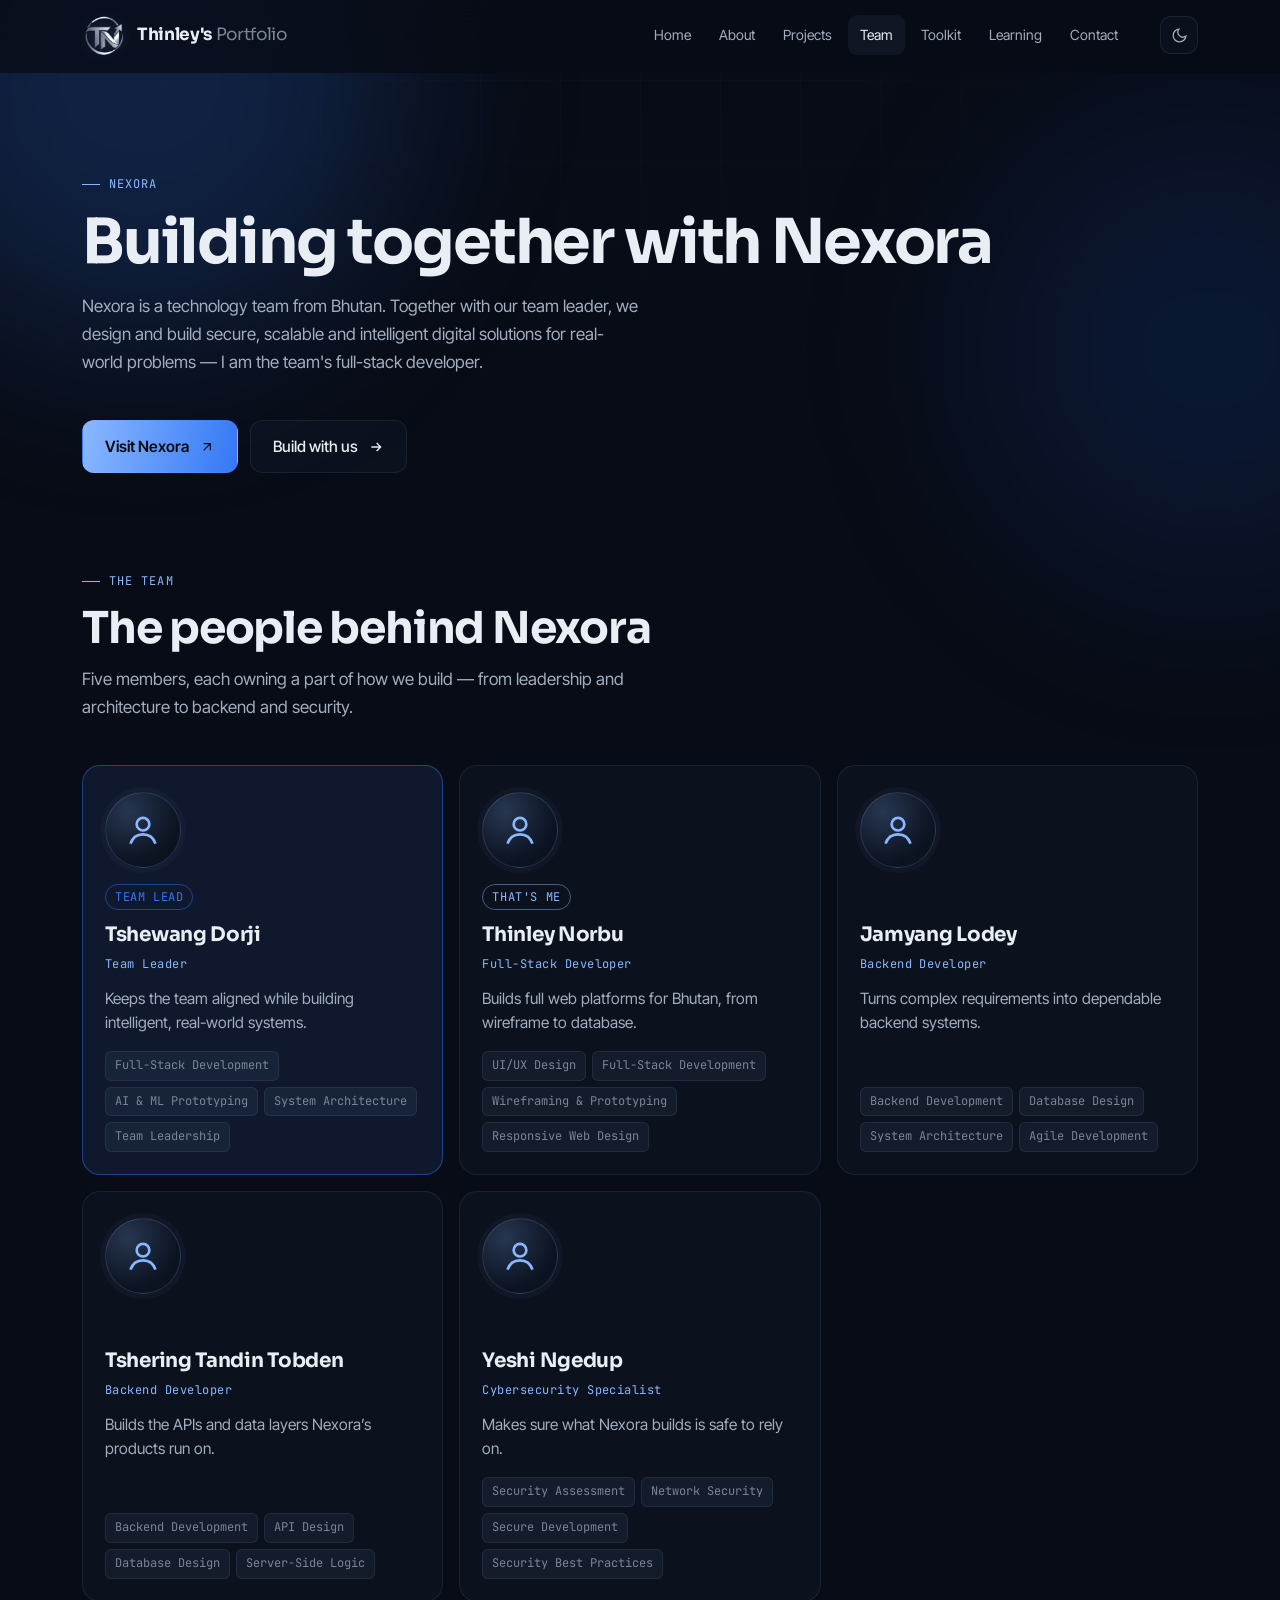
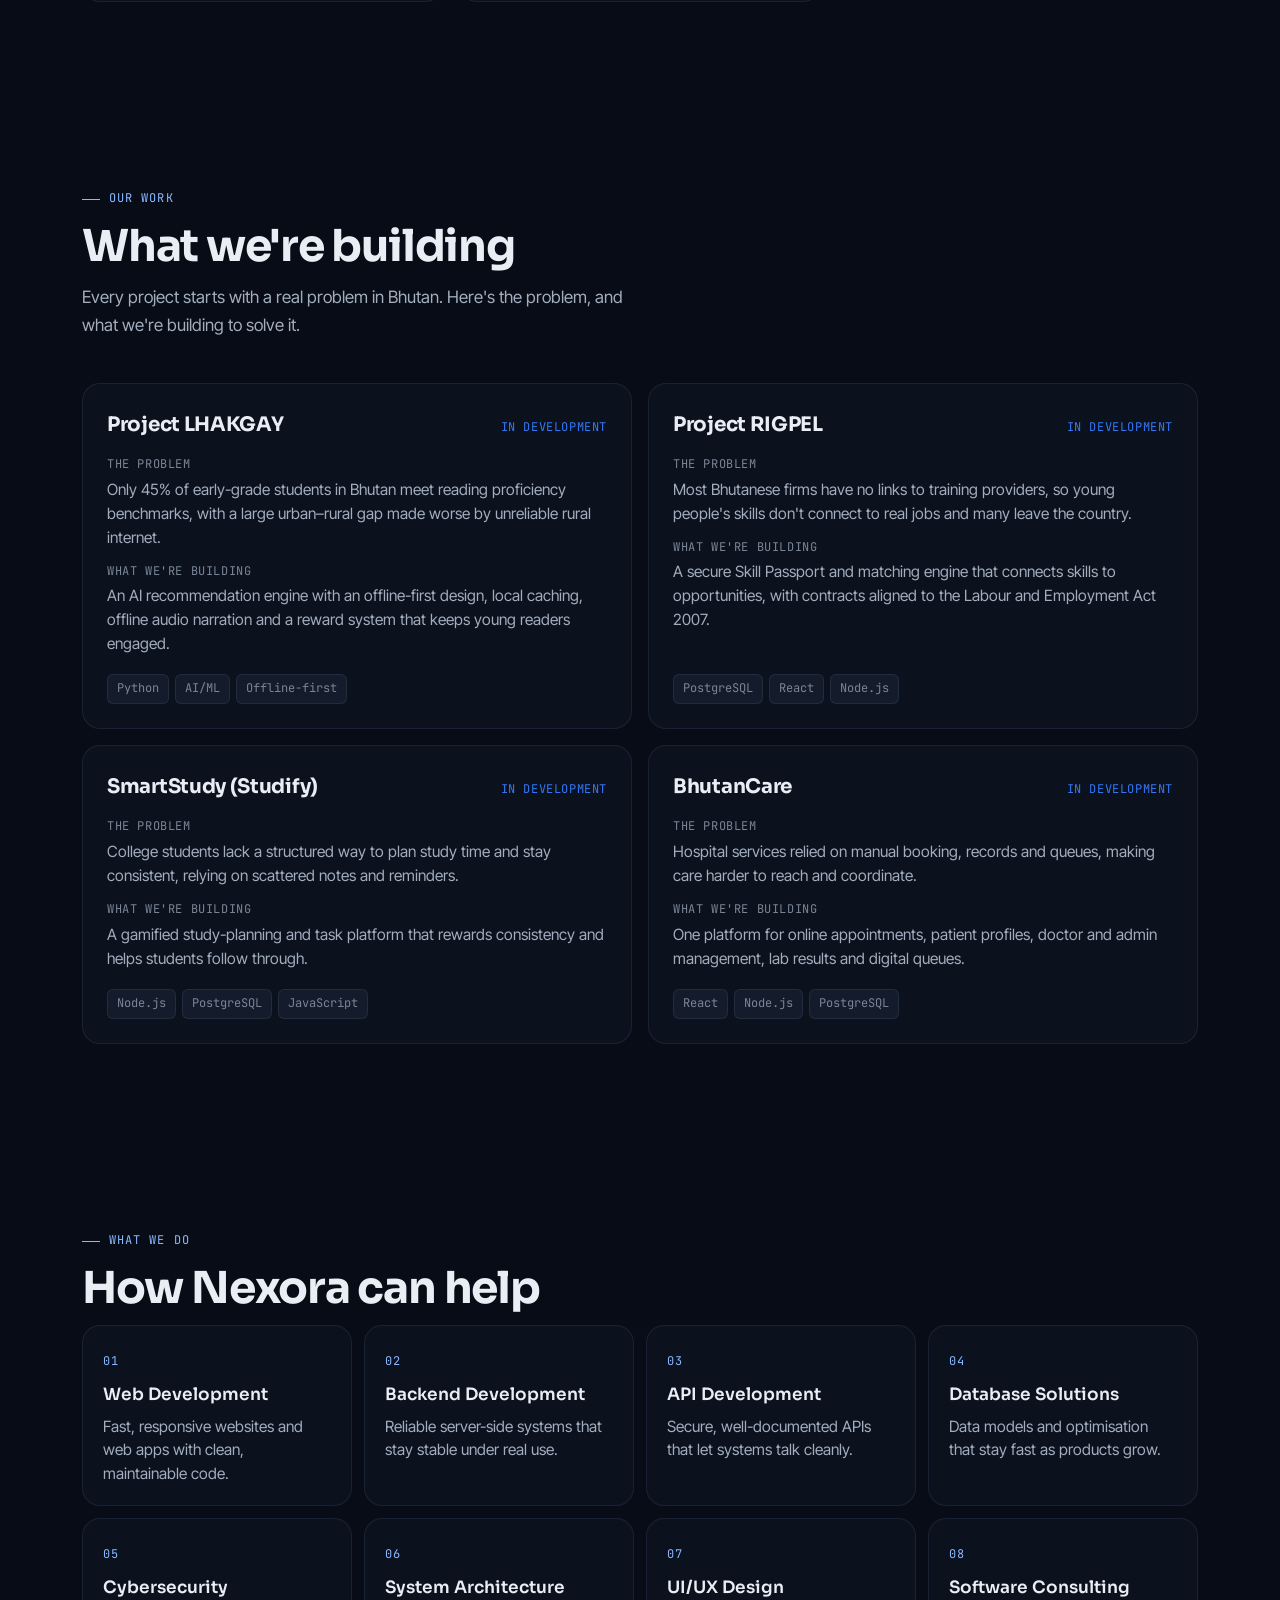
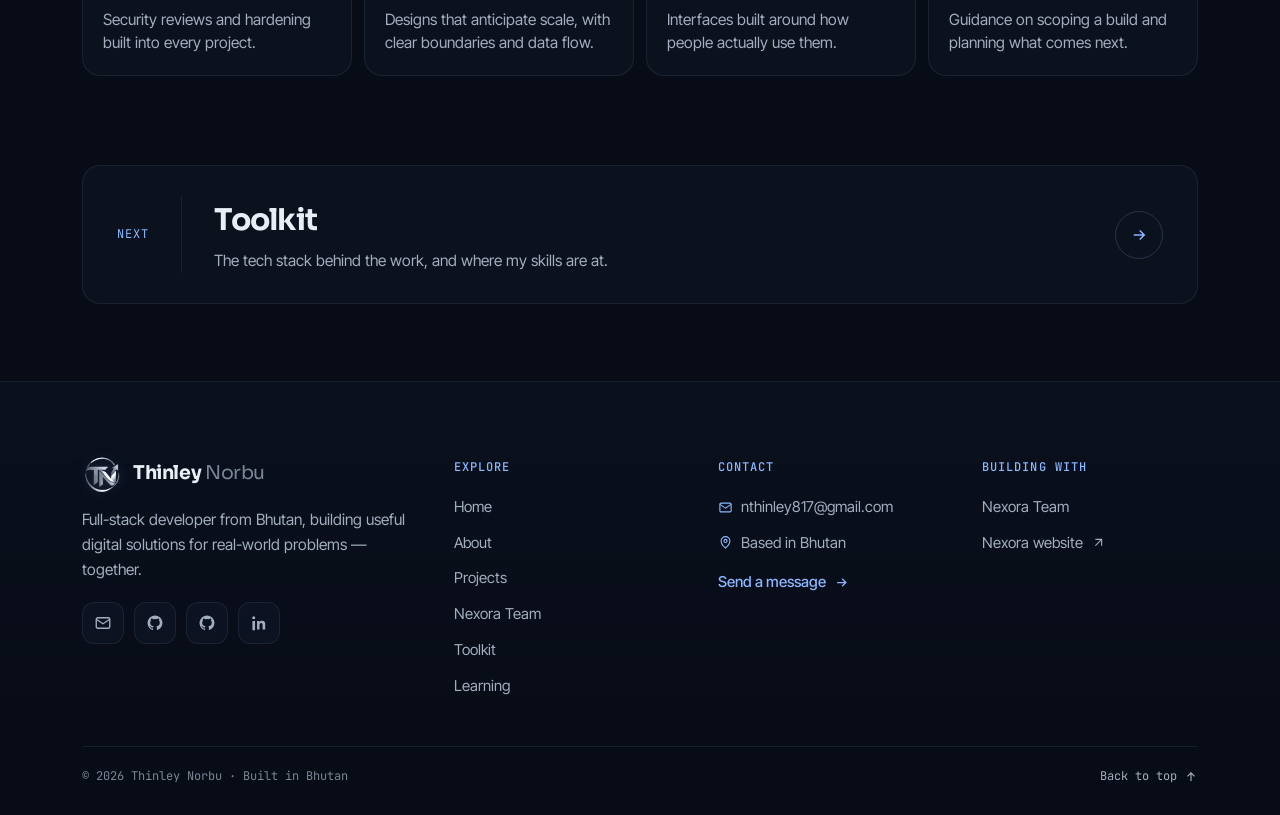
<file: team.html>
<!DOCTYPE html>
<html lang="en" data-theme="dark" data-accent="blue">
<head>
  <meta charset="UTF-8">
  <meta name="viewport" content="width=device-width, initial-scale=1.0">
  <meta name="theme-color" content="#080c16">

  <title>Nexora Team — Thinley Norbu</title>

  <meta name="description" content="Nexora is a technology team from Bhutan building secure, scalable and intelligent solutions for real-world problems. Meet the team and see what we are building.">

  <meta name="robots" content="index, follow">

  <link rel="canonical" href="https://portfolio-thinley-norbu.onrender.com/team.html">

  <!-- Social Media Preview -->
  <meta property="og:title" content="Nexora Team — Thinley Norbu">
  <meta property="og:description" content="Nexora is a technology team from Bhutan building secure, scalable and intelligent solutions for real-world problems. Meet the team and see what we are building.">
  <meta property="og:url" content="https://portfolio-thinley-norbu.onrender.com/team.html">
  <meta property="og:type" content="website">
  <meta property="og:site_name" content="Thinley Norbu Portfolio">
  <meta property="og:image" content="https://portfolio-thinley-norbu.onrender.com/images/profile/bg.png">

  <meta name="twitter:card" content="summary_large_image">
  <meta name="twitter:title" content="Nexora Team — Thinley Norbu">
  <meta name="twitter:description" content="Nexora is a technology team from Bhutan building secure, scalable and intelligent solutions for real-world problems. Meet the team and see what we are building.">
  <meta name="twitter:image" content="https://portfolio-thinley-norbu.onrender.com/images/profile/bg.png">

  <!-- Website Icon -->
  <link rel="icon" type="image/png" sizes="64x64" href="images/profile/tn-emblem-64.png">
  <link rel="apple-touch-icon" href="images/profile/tn-emblem-180.png">

  <!-- Performance -->
  <link rel="preconnect" href="https://fonts.googleapis.com">
  <link rel="preconnect" href="https://fonts.gstatic.com" crossorigin>

  <!-- Fonts -->
  <link href="https://fonts.googleapis.com/css2?family=Sora:wght@400;500;600;700;800&family=Inter+Tight:wght@400;500;600&family=JetBrains+Mono:wght@400;500&display=swap" rel="stylesheet">

  <!-- Existing Stylesheet -->
  <link rel="stylesheet" href="css/style.css">
</head>

<body data-page="team">

  <div class="ambient" aria-hidden="true">
    <div class="grid"></div>
    <div class="orb o1"></div>
    <div class="orb o2"></div>
  </div>

  <!-- Navigation -->
  <nav class="nav" id="nav">
    <div class="wrap nav-in">
      <a class="brand" href="index.html">
        <img class="brand-logo" src="images/profile/tn-emblem-256.png" width="44" height="44" alt="Thinley Norbu logo">
        <b>Thinley's<span> Portfolio</span></b>
      </a>

      <div class="nav-links" id="navLinks">
        <a href="index.html">Home</a>
        <a href="about.html">About</a>
        <a href="projects.html">Projects</a>
        <a href="team.html">Team</a>
        <a href="toolkit.html">Toolkit</a>
        <a href="learning.html">Learning</a>
        <a href="contact.html">Contact</a>
      </div>

      <div class="nav-tools">
        <button class="icon-btn" id="theme" aria-label="Switch theme">
          <svg viewBox="0 0 24 24" fill="none" stroke="currentColor" stroke-width="1.8">
            <path d="M21 12.8A9 9 0 1111.2 3a7 7 0 009.8 9.8z"/>
          </svg>
        </button>

        <button class="icon-btn" id="burger" aria-label="Menu" aria-expanded="false">
          <svg viewBox="0 0 24 24" fill="none" stroke="currentColor" stroke-width="1.8">
            <path d="M4 7h16M4 12h16M4 17h16"/>
          </svg>
        </button>
      </div>
    </div>

    <div class="progress" id="progress" aria-hidden="true"></div>
    <div class="drawer" id="drawer">
      <div id="drawerLinks"></div>
    </div>
  </nav>

  <main id="top">

    <!-- Team intro -->
    <section id="team" class="page-first">
      <div class="wrap">
        <p class="eyebrow">Nexora</p>
        <h1 class="sect-title page-title">Building together with Nexora</h1>
        <p class="sect-sub">
          Nexora is a technology team from Bhutan. Together with our team leader, we design and
          build secure, scalable and intelligent digital solutions for real-world problems —
          I am the team's full-stack developer.
        </p>
        <div class="btn-row">
          <a class="btn btn-primary" id="teamSite" href="#" target="_blank" rel="noopener" hidden>Visit Nexora <svg viewBox="0 0 24 24" fill="none" stroke="currentColor" stroke-width="1.8" aria-hidden="true"><path d="M7 17L17 7M7 7h10v10"/></svg></a>
          <a class="btn btn-ghost" href="contact.html">Build with us <svg viewBox="0 0 24 24" fill="none" stroke="currentColor" stroke-width="2" aria-hidden="true"><path d="M5 12h13M13 6l6 6-6 6"/></svg></a>
        </div>
      </div>
    </section>

    <!-- Members -->
    <section id="members">
      <div class="wrap">
        <p class="eyebrow">The team</p>
        <h2 class="sect-title">The people behind Nexora</h2>
        <p class="sect-sub">Five members, each owning a part of how we build — from leadership and architecture to backend and security.</p>
        <div class="members" id="teamMembers"></div>
      </div>
    </section>

    <!-- Team work -->
    <section id="team-work">
      <div class="wrap">
        <p class="eyebrow">Our work</p>
        <h2 class="sect-title">What we're building</h2>
        <p class="sect-sub">Every project starts with a real problem in Bhutan. Here's the problem, and what we're building to solve it.</p>
        <div class="team-work" id="teamWork"></div>
      </div>
    </section>

    <!-- Services -->
    <section id="team-services">
      <div class="wrap">
        <p class="eyebrow">What we do</p>
        <h2 class="sect-title">How Nexora can help</h2>
        <div class="services" id="teamServices"></div>
      </div>
    </section>

    <!-- Next page -->
    <section class="page-next-wrap">
      <div class="wrap">
        <a class="glass page-next" href="toolkit.html">
          <span class="pn-label">Next</span>
          <span class="pn-title">Toolkit</span>
          <span class="pn-blurb">The tech stack behind the work, and where my skills are at.</span>
          <span class="pn-arrow"><svg viewBox="0 0 24 24" fill="none" stroke="currentColor" stroke-width="2" aria-hidden="true"><path d="M5 12h13M13 6l6 6-6 6"/></svg></span>
        </a>
      </div>
    </section>

  </main>

  <!-- Footer -->
  <footer class="site-footer">
    <div class="wrap">
      <div class="foot-grid">

        <div class="foot-brand">
          <a class="foot-logo" href="index.html">
            <img class="brand-logo" src="images/profile/tn-emblem-256.png" width="40" height="40" alt="" aria-hidden="true">
            <b>Thinley<span> Norbu</span></b>
          </a>
          <p>Full-stack developer from Bhutan, building useful digital solutions for real-world problems — together.</p>
          <div class="foot-social">
            <a id="footEmail" href="mailto:nthinley817@gmail.com" aria-label="Email" title="Email"><svg viewBox="0 0 24 24" fill="none" stroke="currentColor" stroke-width="1.8" aria-hidden="true"><rect x="3" y="5" width="18" height="14" rx="2"/><path d="M3 7l9 6 9-6"/></svg></a>
            <a id="footGithub" href="#" target="_blank" rel="noopener" aria-label="GitHub" title="GitHub" hidden><svg viewBox="0 0 24 24" fill="currentColor" aria-hidden="true"><path d="M12 2a10 10 0 00-3.16 19.49c.5.09.68-.22.68-.48v-1.7c-2.78.6-3.37-1.34-3.37-1.34-.45-1.16-1.11-1.47-1.11-1.47-.91-.62.07-.61.07-.61 1 .07 1.53 1.03 1.53 1.03.89 1.53 2.34 1.09 2.91.83.09-.65.35-1.09.63-1.34-2.22-.25-4.55-1.11-4.55-4.94 0-1.09.39-1.98 1.03-2.68-.1-.25-.45-1.27.1-2.65 0 0 .84-.27 2.75 1.02a9.5 9.5 0 015 0c1.91-1.29 2.75-1.02 2.75-1.02.55 1.38.2 2.4.1 2.65.64.7 1.03 1.59 1.03 2.68 0 3.84-2.34 4.69-4.57 4.93.36.31.68.92.68 1.85v2.74c0 .27.18.58.69.48A10 10 0 0012 2z"/></svg></a>
            <a id="footLinkedin" href="#" target="_blank" rel="noopener" aria-label="LinkedIn" title="LinkedIn" hidden><svg viewBox="0 0 24 24" fill="currentColor" aria-hidden="true"><path d="M6.94 5a2 2 0 11-4 0 2 2 0 014 0zM3.2 21.5h3.5V9.2H3.2v12.3zM9.4 9.2h3.35v1.68h.05c.47-.84 1.6-1.73 3.3-1.73 3.53 0 4.18 2.2 4.18 5.06v6.29h-3.5v-5.58c0-1.33-.03-3.04-1.9-3.04-1.9 0-2.19 1.45-2.19 2.95v5.67H9.4V9.2z"/></svg></a>
          </div>
        </div>

        <nav class="foot-col" aria-label="Footer">
          <h2 class="foot-h">Explore</h2>
          <a href="index.html">Home</a>
          <a href="about.html">About</a>
          <a href="projects.html">Projects</a>
          <a href="team.html">Nexora Team</a>
          <a href="toolkit.html">Toolkit</a>
          <a href="learning.html">Learning</a>
        </nav>

        <div class="foot-col">
          <h2 class="foot-h">Contact</h2>
          <a class="foot-line" id="footEmailText" href="mailto:nthinley817@gmail.com"><svg viewBox="0 0 24 24" fill="none" stroke="currentColor" stroke-width="1.8" aria-hidden="true"><rect x="3" y="5" width="18" height="14" rx="2"/><path d="M3 7l9 6 9-6"/></svg><span>nthinley817@gmail.com</span></a>
          <a class="foot-line" id="footLocation" href="contact.html#location" title="See it on the map"><svg viewBox="0 0 24 24" fill="none" stroke="currentColor" stroke-width="1.8" aria-hidden="true"><path d="M12 21s-7-6.2-7-11.5a7 7 0 0114 0C19 14.8 12 21 12 21z"/><circle cx="12" cy="9.5" r="2.5"/></svg><span>Based in Bhutan</span></a>
          <a class="foot-cta" href="contact.html">Send a message <svg viewBox="0 0 24 24" fill="none" stroke="currentColor" stroke-width="2" aria-hidden="true"><path d="M5 12h13M13 6l6 6-6 6"/></svg></a>
        </div>

        <div class="foot-col">
          <h2 class="foot-h">Building with</h2>
          <a href="team.html">Nexora Team</a>
          <a href="https://nexero.onrender.com" target="_blank" rel="noopener">Nexora website <svg viewBox="0 0 24 24" fill="none" stroke="currentColor" stroke-width="1.8" aria-hidden="true"><path d="M7 17L17 7M7 7h10v10"/></svg></a>
          <a id="footResume" href="#" target="_blank" rel="noopener" hidden>Résumé <svg viewBox="0 0 24 24" fill="none" stroke="currentColor" stroke-width="1.8" aria-hidden="true"><path d="M7 17L17 7M7 7h10v10"/></svg></a>
        </div>

      </div>

      <div class="foot-bottom">
        <span>© <span id="footYear">2026</span> Thinley Norbu · Built in Bhutan</span>
        <a class="to-top" href="#top">Back to top <svg viewBox="0 0 24 24" fill="none" stroke="currentColor" stroke-width="2" aria-hidden="true"><path d="M12 19V5M6 11l6-6 6 6"/></svg></a>
      </div>
    </div>
  </footer>

  <!-- Existing JavaScript -->
  <script src="js/data.js"></script>
  <script src="js/main.js"></script>

</body>
</html>
</file>
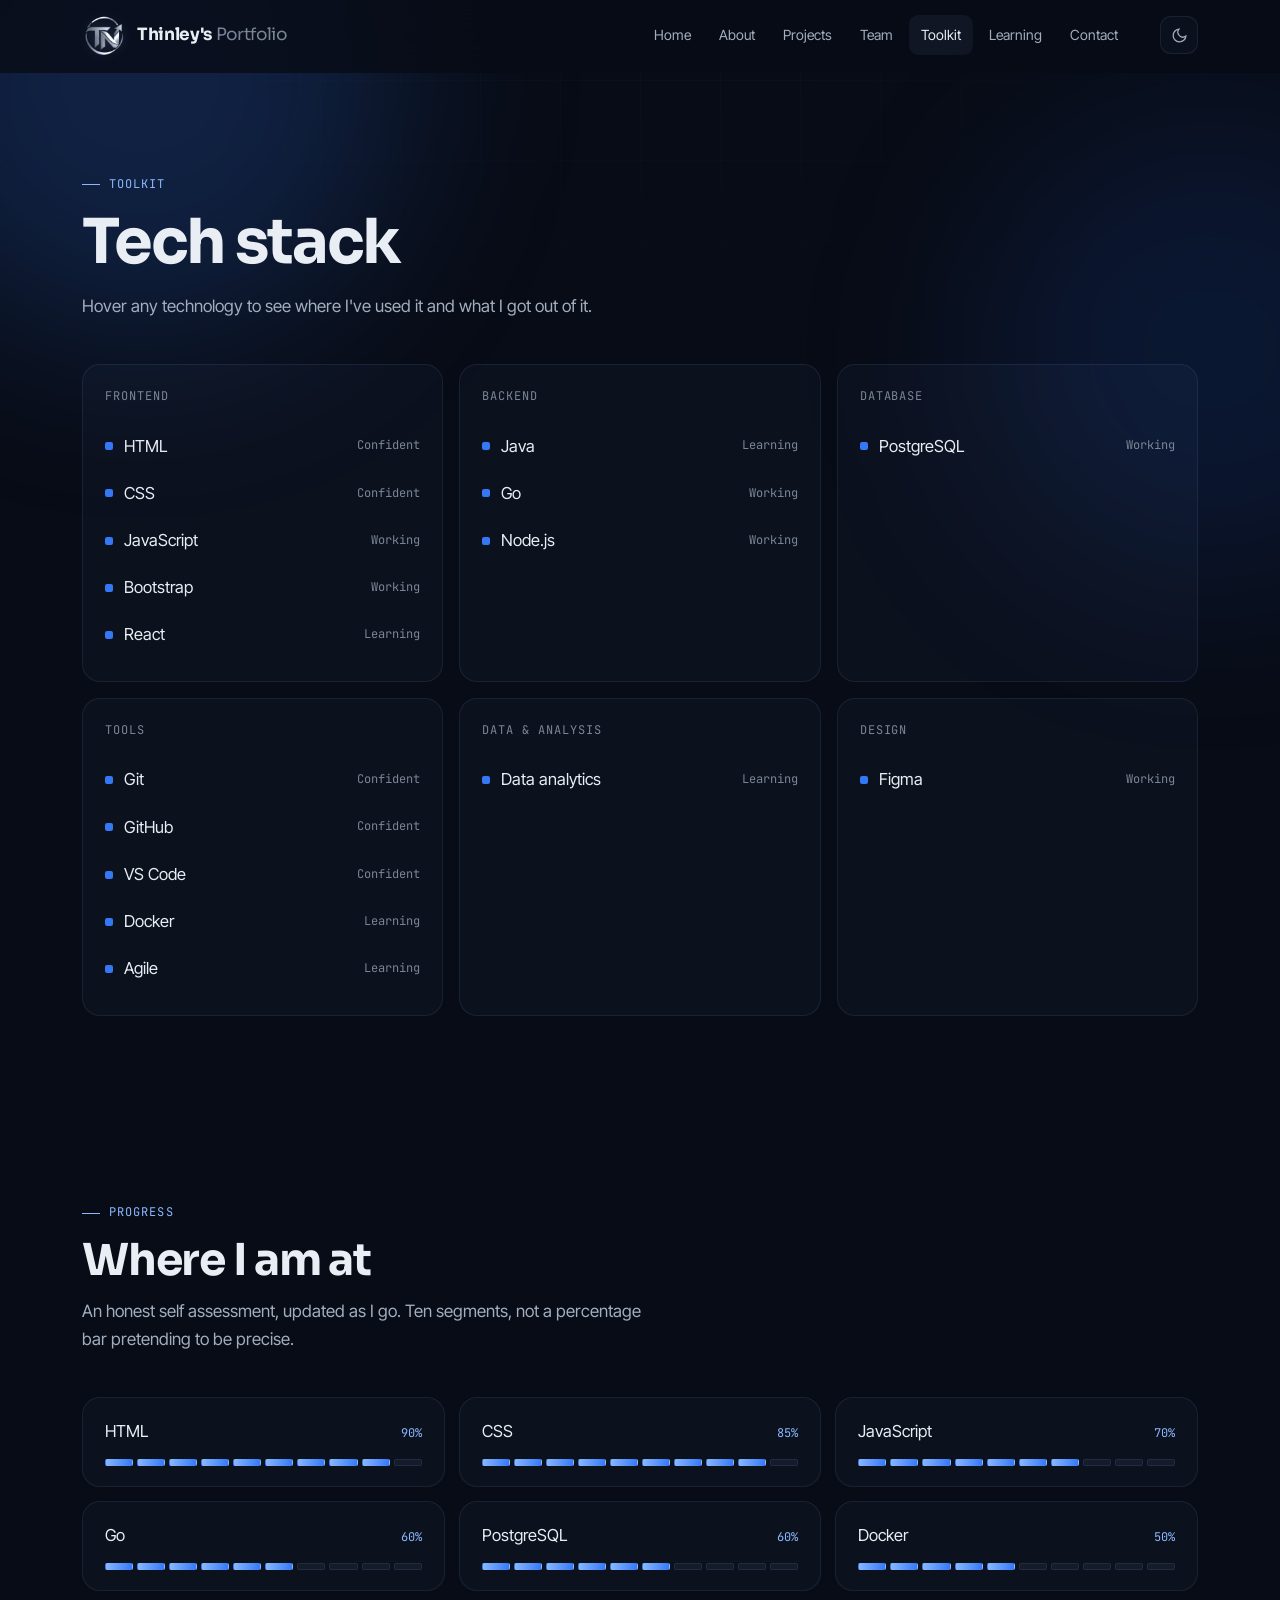
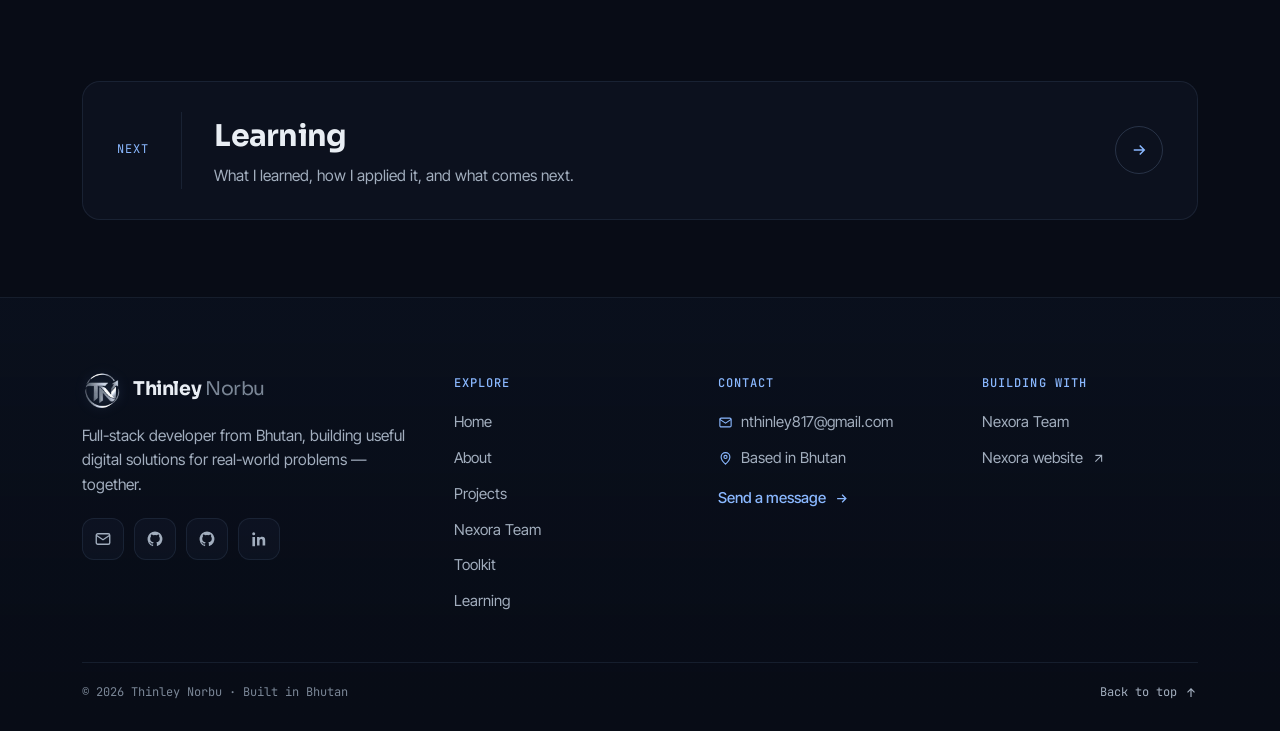
<file: toolkit.html>
<!DOCTYPE html>
<html lang="en" data-theme="dark" data-accent="blue">
<head>
  <meta charset="UTF-8">
  <meta name="viewport" content="width=device-width, initial-scale=1.0">
  <meta name="theme-color" content="#080c16">

  <title>Toolkit — Thinley Norbu</title>

  <meta name="description" content="Thinley Norbu's tech stack — frontend, backend, databases and tools — with an honest self-assessment of each skill.">

  <meta name="robots" content="index, follow">

  <link rel="canonical" href="https://portfolio-thinley-norbu.onrender.com/toolkit.html">

  <!-- Social Media Preview -->
  <meta property="og:title" content="Toolkit — Thinley Norbu">
  <meta property="og:description" content="Thinley Norbu's tech stack — frontend, backend, databases and tools — with an honest self-assessment of each skill.">
  <meta property="og:url" content="https://portfolio-thinley-norbu.onrender.com/toolkit.html">
  <meta property="og:type" content="website">
  <meta property="og:site_name" content="Thinley Norbu Portfolio">
  <meta property="og:image" content="https://portfolio-thinley-norbu.onrender.com/images/profile/bg.png">

  <meta name="twitter:card" content="summary_large_image">
  <meta name="twitter:title" content="Toolkit — Thinley Norbu">
  <meta name="twitter:description" content="Thinley Norbu's tech stack — frontend, backend, databases and tools — with an honest self-assessment of each skill.">
  <meta name="twitter:image" content="https://portfolio-thinley-norbu.onrender.com/images/profile/bg.png">

  <!-- Website Icon -->
  <link rel="icon" type="image/png" sizes="64x64" href="images/profile/tn-emblem-64.png">
  <link rel="apple-touch-icon" href="images/profile/tn-emblem-180.png">

  <!-- Performance -->
  <link rel="preconnect" href="https://fonts.googleapis.com">
  <link rel="preconnect" href="https://fonts.gstatic.com" crossorigin>

  <!-- Fonts -->
  <link href="https://fonts.googleapis.com/css2?family=Sora:wght@400;500;600;700;800&family=Inter+Tight:wght@400;500;600&family=JetBrains+Mono:wght@400;500&display=swap" rel="stylesheet">

  <!-- Existing Stylesheet -->
  <link rel="stylesheet" href="css/style.css">
</head>

<body data-page="toolkit">

  <div class="ambient" aria-hidden="true">
    <div class="grid"></div>
    <div class="orb o1"></div>
    <div class="orb o2"></div>
  </div>

  <!-- Navigation -->
  <nav class="nav" id="nav">
    <div class="wrap nav-in">
      <a class="brand" href="index.html">
        <img class="brand-logo" src="images/profile/tn-emblem-256.png" width="44" height="44" alt="Thinley Norbu logo">
        <b>Thinley's<span> Portfolio</span></b>
      </a>

      <div class="nav-links" id="navLinks">
        <a href="index.html">Home</a>
        <a href="about.html">About</a>
        <a href="projects.html">Projects</a>
        <a href="team.html">Team</a>
        <a href="toolkit.html">Toolkit</a>
        <a href="learning.html">Learning</a>
        <a href="contact.html">Contact</a>
      </div>

      <div class="nav-tools">
        <button class="icon-btn" id="theme" aria-label="Switch theme">
          <svg viewBox="0 0 24 24" fill="none" stroke="currentColor" stroke-width="1.8">
            <path d="M21 12.8A9 9 0 1111.2 3a7 7 0 009.8 9.8z"/>
          </svg>
        </button>

        <button class="icon-btn" id="burger" aria-label="Menu" aria-expanded="false">
          <svg viewBox="0 0 24 24" fill="none" stroke="currentColor" stroke-width="1.8">
            <path d="M4 7h16M4 12h16M4 17h16"/>
          </svg>
        </button>
      </div>
    </div>

    <div class="progress" id="progress" aria-hidden="true"></div>
    <div class="drawer" id="drawer">
      <div id="drawerLinks"></div>
    </div>
  </nav>

  <main id="top">

    <!-- Technology Stack -->
    <section id="stack" class="page-first">
      <div class="wrap">
        <p class="eyebrow">Toolkit</p>
        <h1 class="sect-title page-title">Tech stack</h1>
        <p class="sect-sub">
          Hover any technology to see where I've used it and what I got out of it.
        </p>
        <div class="stack-groups rv" id="stackGroups"></div>
      </div>
    </section>

    <!-- Skills -->
    <section id="skills">
      <div class="wrap">
        <p class="eyebrow">Progress</p>
        <h2 class="sect-title">Where I am at</h2>
        <p class="sect-sub">
          An honest self assessment, updated as I go.
          Ten segments, not a percentage bar pretending to be precise.
        </p>
        <div class="skills rv" id="skillGrid"></div>
      </div>
    </section>

    <!-- Next page -->
    <section class="page-next-wrap">
      <div class="wrap">
        <a class="glass page-next" href="learning.html">
          <span class="pn-label">Next</span>
          <span class="pn-title">Learning</span>
          <span class="pn-blurb">What I learned, how I applied it, and what comes next.</span>
          <span class="pn-arrow"><svg viewBox="0 0 24 24" fill="none" stroke="currentColor" stroke-width="2" aria-hidden="true"><path d="M5 12h13M13 6l6 6-6 6"/></svg></span>
        </a>
      </div>
    </section>

  </main>

  <!-- Footer -->
  <footer class="site-footer">
    <div class="wrap">
      <div class="foot-grid">

        <div class="foot-brand">
          <a class="foot-logo" href="index.html">
            <img class="brand-logo" src="images/profile/tn-emblem-256.png" width="40" height="40" alt="" aria-hidden="true">
            <b>Thinley<span> Norbu</span></b>
          </a>
          <p>Full-stack developer from Bhutan, building useful digital solutions for real-world problems — together.</p>
          <div class="foot-social">
            <a id="footEmail" href="mailto:nthinley817@gmail.com" aria-label="Email" title="Email"><svg viewBox="0 0 24 24" fill="none" stroke="currentColor" stroke-width="1.8" aria-hidden="true"><rect x="3" y="5" width="18" height="14" rx="2"/><path d="M3 7l9 6 9-6"/></svg></a>
            <a id="footGithub" href="#" target="_blank" rel="noopener" aria-label="GitHub" title="GitHub" hidden><svg viewBox="0 0 24 24" fill="currentColor" aria-hidden="true"><path d="M12 2a10 10 0 00-3.16 19.49c.5.09.68-.22.68-.48v-1.7c-2.78.6-3.37-1.34-3.37-1.34-.45-1.16-1.11-1.47-1.11-1.47-.91-.62.07-.61.07-.61 1 .07 1.53 1.03 1.53 1.03.89 1.53 2.34 1.09 2.91.83.09-.65.35-1.09.63-1.34-2.22-.25-4.55-1.11-4.55-4.94 0-1.09.39-1.98 1.03-2.68-.1-.25-.45-1.27.1-2.65 0 0 .84-.27 2.75 1.02a9.5 9.5 0 015 0c1.91-1.29 2.75-1.02 2.75-1.02.55 1.38.2 2.4.1 2.65.64.7 1.03 1.59 1.03 2.68 0 3.84-2.34 4.69-4.57 4.93.36.31.68.92.68 1.85v2.74c0 .27.18.58.69.48A10 10 0 0012 2z"/></svg></a>
            <a id="footLinkedin" href="#" target="_blank" rel="noopener" aria-label="LinkedIn" title="LinkedIn" hidden><svg viewBox="0 0 24 24" fill="currentColor" aria-hidden="true"><path d="M6.94 5a2 2 0 11-4 0 2 2 0 014 0zM3.2 21.5h3.5V9.2H3.2v12.3zM9.4 9.2h3.35v1.68h.05c.47-.84 1.6-1.73 3.3-1.73 3.53 0 4.18 2.2 4.18 5.06v6.29h-3.5v-5.58c0-1.33-.03-3.04-1.9-3.04-1.9 0-2.19 1.45-2.19 2.95v5.67H9.4V9.2z"/></svg></a>
          </div>
        </div>

        <nav class="foot-col" aria-label="Footer">
          <h2 class="foot-h">Explore</h2>
          <a href="index.html">Home</a>
          <a href="about.html">About</a>
          <a href="projects.html">Projects</a>
          <a href="team.html">Nexora Team</a>
          <a href="toolkit.html">Toolkit</a>
          <a href="learning.html">Learning</a>
        </nav>

        <div class="foot-col">
          <h2 class="foot-h">Contact</h2>
          <a class="foot-line" id="footEmailText" href="mailto:nthinley817@gmail.com"><svg viewBox="0 0 24 24" fill="none" stroke="currentColor" stroke-width="1.8" aria-hidden="true"><rect x="3" y="5" width="18" height="14" rx="2"/><path d="M3 7l9 6 9-6"/></svg><span>nthinley817@gmail.com</span></a>
          <a class="foot-line" id="footLocation" href="contact.html#location" title="See it on the map"><svg viewBox="0 0 24 24" fill="none" stroke="currentColor" stroke-width="1.8" aria-hidden="true"><path d="M12 21s-7-6.2-7-11.5a7 7 0 0114 0C19 14.8 12 21 12 21z"/><circle cx="12" cy="9.5" r="2.5"/></svg><span>Based in Bhutan</span></a>
          <a class="foot-cta" href="contact.html">Send a message <svg viewBox="0 0 24 24" fill="none" stroke="currentColor" stroke-width="2" aria-hidden="true"><path d="M5 12h13M13 6l6 6-6 6"/></svg></a>
        </div>

        <div class="foot-col">
          <h2 class="foot-h">Building with</h2>
          <a href="team.html">Nexora Team</a>
          <a href="https://nexero.onrender.com" target="_blank" rel="noopener">Nexora website <svg viewBox="0 0 24 24" fill="none" stroke="currentColor" stroke-width="1.8" aria-hidden="true"><path d="M7 17L17 7M7 7h10v10"/></svg></a>
          <a id="footResume" href="#" target="_blank" rel="noopener" hidden>Résumé <svg viewBox="0 0 24 24" fill="none" stroke="currentColor" stroke-width="1.8" aria-hidden="true"><path d="M7 17L17 7M7 7h10v10"/></svg></a>
        </div>

      </div>

      <div class="foot-bottom">
        <span>© <span id="footYear">2026</span> Thinley Norbu · Built in Bhutan</span>
        <a class="to-top" href="#top">Back to top <svg viewBox="0 0 24 24" fill="none" stroke="currentColor" stroke-width="2" aria-hidden="true"><path d="M12 19V5M6 11l6-6 6 6"/></svg></a>
      </div>
    </div>
  </footer>

  <!-- Existing JavaScript -->
  <script src="js/data.js"></script>
  <script src="js/main.js"></script>

</body>
</html>
</file>
<file: css/style.css>
/* ══════════════ TOKENS ══════════════ */
:root{
  --bg:#080C16; --bg-2:#0B1220;
  --glass:rgba(137,174,232,.035); --glass-2:rgba(137,174,232,.065);
  --edge:rgba(151,183,233,.1); --edge-hi:rgba(151,183,233,.2);
  --fg:#E9EEF4; --fg-2:#A2AEBE; --fg-3:#7A8696;

  --mint:#8AB8FF; --cyan:#3478F6; --blue:#C5DCFF;
  --glow-mint:rgba(52,120,246,.2); --glow-cyan:rgba(31,91,210,.15);

  --display:"Sora",system-ui,sans-serif;
  --body:"Inter Tight",system-ui,sans-serif;
  --mono:"JetBrains Mono",ui-monospace,monospace;
  --wrap:1220px; --gut:clamp(18px,4.5vw,52px); --sect:clamp(64px,7vw,100px);
  --r:18px; --ease:cubic-bezier(.22,.61,.36,1);
}
html[data-theme="light"]{
  --bg:#F5F8FD; --bg-2:#FFFFFF;
  --glass:rgba(9,12,17,.028); --glass-2:rgba(9,12,17,.05);
  --edge:rgba(9,12,17,.1); --edge-hi:rgba(9,12,17,.2);
  --fg:#0D1117; --fg-2:#4A5568; --fg-3:#5E6A77;
  --mint:#2466D1; --cyan:#1754C2; --blue:#4D76B4;
  --glow-mint:rgba(36,102,209,.12); --glow-cyan:rgba(23,84,194,.08);
}

*{box-sizing:border-box}
html{-webkit-text-size-adjust:100%;scroll-behavior:smooth;scroll-padding-top:80px}
@media (prefers-reduced-motion:reduce){html{scroll-behavior:auto}}
body{
  margin:0;background:var(--bg);color:var(--fg);font-family:var(--body);
  font-size:16.5px;line-height:1.65;-webkit-font-smoothing:antialiased;overflow-x:hidden;
  transition:background .4s var(--ease),color .4s var(--ease);
}
a{color:inherit} svg{display:block} button{font:inherit}
img,video{max-width:100%;height:auto}
.wrap{width:100%;max-width:var(--wrap);margin:0 auto;padding-inline:var(--gut)}
:focus-visible{outline:2px solid var(--cyan);outline-offset:3px;border-radius:6px}

/* ══════════════ AMBIENT ══════════════ */
.ambient{position:fixed;inset:0;z-index:0;pointer-events:none;overflow:hidden}
.ambient .grid{
  position:absolute;inset:0;opacity:.22;
  background-image:linear-gradient(var(--edge) 1px,transparent 1px),linear-gradient(90deg,var(--edge) 1px,transparent 1px);
  background-size:80px 80px;
  -webkit-mask-image:radial-gradient(ellipse 90% 60% at 50% 0%,#000 20%,transparent 78%);
  mask-image:radial-gradient(ellipse 90% 60% at 50% 0%,#000 20%,transparent 78%);
}
.ambient .orb{position:absolute;border-radius:50%;filter:blur(90px)}
.ambient .o1{width:520px;height:520px;top:-180px;left:-120px;background:var(--glow-mint)}
.ambient .o2{width:460px;height:460px;top:120px;right:-160px;background:var(--glow-cyan)}

.glass{background:var(--glass);border:1px solid var(--edge);border-radius:var(--r);backdrop-filter:blur(14px);-webkit-backdrop-filter:blur(14px)}

.eyebrow{font-family:var(--mono);font-size:12px;letter-spacing:.09em;text-transform:uppercase;color:var(--mint);margin:0 0 14px;display:inline-flex;align-items:center;gap:9px}
.eyebrow::before{content:"";width:18px;height:1px;background:var(--mint);display:inline-block}
.sect-title{font-family:var(--display);font-weight:700;font-size:clamp(28px,4vw,44px);line-height:1.08;letter-spacing:-.028em;margin:0 0 12px}
.sect-sub{margin:0 0 clamp(28px,4vw,44px);color:var(--fg-2);max-width:56ch;font-size:17px}
section{position:relative;z-index:1;padding-block:var(--sect)}

/* ══════════════ PAGES ══════════════ */
/* first section of each sub-page doubles as its header: room for the fixed nav,
   and a larger h1 than the in-page section titles */
section.page-first{padding-top:clamp(124px,13vw,168px)}
.page-title{font-size:clamp(36px,5.4vw,62px);letter-spacing:-.035em;margin-bottom:16px}
.contact.page-first{border-top:0}
/* each page fades up gently as it opens */
@media (prefers-reduced-motion:no-preference){
  main{animation:page-in .55s var(--ease) both}
  @keyframes page-in{from{opacity:0;transform:translateY(12px)}to{opacity:1;transform:none}}
}

/* home: explore grid — sits right under the stats, so less top space */
#explore{padding-top:clamp(16px,2.5vw,36px)}
.explore{display:grid;gap:16px;grid-template-columns:repeat(3,minmax(0,1fr))}
@media (max-width:900px){.explore{grid-template-columns:repeat(2,minmax(0,1fr))}}
@media (max-width:560px){.explore{grid-template-columns:minmax(0,1fr)}}
.explore-card{position:relative;display:flex;flex-direction:column;gap:10px;padding:24px 22px 22px;text-decoration:none;overflow:hidden;transition:border-color .3s var(--ease),transform .3s var(--ease),box-shadow .3s var(--ease)}
.explore-card::after{content:"";position:absolute;width:140px;height:140px;right:-60px;top:-70px;border-radius:50%;background:var(--glow-mint);filter:blur(18px);opacity:.7;transition:opacity .3s;pointer-events:none}
.explore-card:hover{border-color:var(--edge-hi);transform:translateY(-4px);box-shadow:0 24px 50px -34px rgba(0,0,0,.85)}
.explore-card:hover::after{opacity:1}
.ec-num{font-family:var(--mono);font-size:12px;letter-spacing:.08em;color:var(--mint)}
.ec-title{font-family:var(--display);font-weight:700;font-size:22px;letter-spacing:-.02em;color:var(--fg)}
.ec-text{color:var(--fg-2);font-size:15.5px;line-height:1.55;flex:1}
.ec-go{display:inline-flex;align-items:center;gap:8px;margin-top:6px;font-family:var(--mono);font-size:12px;letter-spacing:.04em;color:var(--fg-2);transition:color .2s,gap .25s var(--ease)}
.ec-go svg{width:14px;height:14px}
.explore-card:hover .ec-go{color:var(--mint);gap:12px}
@media (prefers-reduced-motion:reduce){.explore-card:hover{transform:none}}

/* home: contact banner */
.cta-wrap{padding-top:0;padding-bottom:clamp(48px,6vw,80px)}
.cta{display:flex;align-items:center;justify-content:space-between;gap:24px 40px;flex-wrap:wrap;padding:clamp(26px,3.6vw,44px);background:linear-gradient(120deg,color-mix(in srgb,var(--cyan) 14%,var(--glass)),var(--glass) 60%)}
.cta h2{font-family:var(--display);font-weight:700;font-size:clamp(24px,3vw,34px);letter-spacing:-.025em;line-height:1.15;margin:0 0 8px}
.cta p{margin:0;color:var(--fg-2);max-width:52ch}

/* bottom of each sub-page: link onward */
.page-next-wrap{padding-top:0;padding-bottom:clamp(48px,6vw,80px)}
.page-next{display:grid;grid-template-columns:auto 1fr auto;grid-template-areas:"label title arrow" "label blurb arrow";align-items:center;column-gap:clamp(16px,3vw,32px);row-gap:2px;padding:clamp(20px,2.8vw,30px) clamp(20px,3vw,34px);text-decoration:none;transition:border-color .3s var(--ease),transform .3s var(--ease)}
.page-next:hover{border-color:var(--edge-hi);transform:translateY(-3px)}
.pn-label{grid-area:label;font-family:var(--mono);font-size:12px;letter-spacing:.09em;text-transform:uppercase;color:var(--mint);padding-right:clamp(16px,3vw,32px);border-right:1px solid var(--edge);align-self:stretch;display:flex;align-items:center}
.pn-title{grid-area:title;font-family:var(--display);font-weight:700;font-size:clamp(22px,2.6vw,30px);letter-spacing:-.025em;color:var(--fg)}
.pn-blurb{grid-area:blurb;color:var(--fg-2);font-size:15.5px}
.pn-arrow{grid-area:arrow;display:grid;place-items:center;width:48px;height:48px;border-radius:50%;border:1px solid var(--edge-hi);color:var(--mint);transition:background .25s,color .25s,transform .3s var(--ease)}
.pn-arrow svg{width:18px;height:18px}
.page-next:hover .pn-arrow{background:var(--cyan);color:#fff;transform:translateX(4px)}
@media (max-width:560px){.page-next{grid-template-columns:1fr auto;grid-template-areas:"label arrow" "title arrow" "blurb blurb";row-gap:6px}.pn-label{border-right:0;padding-right:0}}
@media (prefers-reduced-motion:reduce){.page-next:hover{transform:none}.page-next:hover .pn-arrow{transform:none}}


/* ══════════════ NAV ══════════════ */
.nav{position:fixed;top:0;left:0;right:0;z-index:60;background:color-mix(in srgb,var(--bg) 80%,transparent);backdrop-filter:blur(18px);-webkit-backdrop-filter:blur(18px);border-bottom:1px solid transparent;transition:border-color .3s}
.nav.stuck{border-bottom-color:var(--edge)}
.nav-in{display:flex;align-items:center;gap:18px;min-height:70px}
.brand{display:flex;align-items:center;gap:11px;text-decoration:none;min-width:0;flex-shrink:1}
.brand-logo{object-fit:contain;flex:none;transition:opacity .3s,filter .4s var(--ease);
  /* the emblem is dark grey metal: lift it to silver so it reads on the dark theme */
  filter:brightness(2.4) contrast(1.08) drop-shadow(0 0 6px rgba(138,184,255,.18))}
html[data-theme="light"] .brand-logo{filter:none}
.brand:hover .brand-logo{opacity:.8}
.brand b{font-family:var(--display);font-weight:700;font-size:clamp(13px,4vw,17px);letter-spacing:-.02em;white-space:nowrap;overflow:hidden;text-overflow:ellipsis;min-width:0}
.brand b span{color:var(--fg-3);font-weight:400}
.nav-links{margin-left:auto;display:flex;gap:4px;align-items:center}
.nav-links a{font-size:14px;color:var(--fg-2);text-decoration:none;padding:8px 12px;border-radius:9px;transition:color .2s,background .2s}
.nav-links a:hover{color:var(--fg);background:var(--glass-2)}
.nav-links a[aria-current]{color:var(--fg);background:var(--glass-2)}
.nav-tools{display:flex;gap:8px;align-items:center;margin-left:12px}
.icon-btn{width:38px;height:38px;display:grid;place-items:center;cursor:pointer;background:var(--glass);border:1px solid var(--edge);border-radius:11px;color:var(--fg-2);transition:color .2s,border-color .2s}
.icon-btn:hover{color:var(--fg);border-color:var(--edge-hi)}
.icon-btn svg{width:17px;height:17px}
#burger{display:none}
.progress{height:2px;width:100%;transform-origin:left;background:linear-gradient(90deg,var(--mint),var(--cyan));transform:scaleX(0);transition:transform .12s linear}
.drawer{overflow-y:auto;overflow-x:hidden;max-height:0;opacity:0;transition:max-height .35s var(--ease),opacity .35s;background:var(--bg-2)}
.drawer.open{max-height:min(560px,calc(100vh - 70px));opacity:1;border-bottom:1px solid var(--edge)}
.drawer div{padding:14px var(--gut) 22px;display:flex;flex-direction:column}
.drawer a{font-size:16px;color:var(--fg-2);text-decoration:none;padding:13px 12px;border-radius:9px;transition:color .2s}
.drawer a[aria-current]{color:var(--mint)}
@media (max-width:940px){.nav-links{display:none}#burger{display:grid}.nav-tools{margin-left:auto}}

/* ══════════════ HERO ══════════════ */
.hero{padding-top:clamp(112px,14vw,156px);padding-bottom:clamp(48px,6vw,76px)}
.hero-grid{display:grid;gap:clamp(34px,5vw,64px);grid-template-columns:minmax(0,1.08fr) minmax(0,.92fr);align-items:center}
@media (max-width:960px){.hero-grid{grid-template-columns:1fr}}
.pill{display:inline-flex;align-items:center;gap:9px;font-family:var(--mono);font-size:12px;color:var(--fg-2);padding:7px 14px;border-radius:100px;background:var(--glass);border:1px solid var(--edge);margin-bottom:24px}
.pill i{width:7px;height:7px;border-radius:50%;background:var(--mint);flex:none;box-shadow:0 0 0 4px var(--glow-mint)}
@media (prefers-reduced-motion:no-preference){.pill i{animation:beat 2.4s var(--ease) infinite}@keyframes beat{0%,100%{box-shadow:0 0 0 3px var(--glow-mint)}50%{box-shadow:0 0 0 8px transparent}}}
.hero h1{font-family:var(--display);font-weight:800;font-size:clamp(40px,5.2vw,64px);line-height:1.04;letter-spacing:-.045em;margin:0 0 18px}
.hero h1 span{color:var(--mint)}
.hero .role{font-family:var(--mono);font-size:clamp(13px,1.7vw,15px);color:var(--fg-2);margin:0 0 22px}
.hero .role span{color:var(--cyan);padding-inline:2px}
.hero .intro{margin:0 0 32px;color:var(--fg-2);font-size:clamp(16px,1.9vw,18.5px);max-width:52ch}
.btn-row{display:flex;gap:12px;flex-wrap:wrap}
.btn{display:inline-flex;align-items:center;gap:10px;padding:13px 22px;border-radius:12px;text-decoration:none;font-size:15.5px;font-weight:500;cursor:pointer;border:1px solid transparent;transition:transform .22s var(--ease),filter .22s,border-color .22s}
.btn svg{width:16px;height:16px}
.btn-primary{background:linear-gradient(102deg,var(--mint),var(--cyan));color:#0C0D10;font-weight:600}
.btn-primary:hover{filter:brightness(1.08);transform:translateY(-2px)}
.btn-ghost{background:var(--glass);border-color:var(--edge);color:var(--fg)}
.btn-ghost:hover{border-color:var(--edge-hi);transform:translateY(-2px)}
@media (prefers-reduced-motion:reduce){.btn:hover{transform:none}}
.hero-visual{position:relative;isolation:isolate;min-height:clamp(340px,44vw,530px);display:grid;place-items:center}
.portrait-glow{position:absolute;z-index:-1;inset:12% 5% 4%;border-radius:50%;background:radial-gradient(ellipse,var(--glow-mint),transparent 68%);filter:blur(24px)}
.hero-portrait{position:absolute;inset:0;width:100%;height:100%;object-fit:cover;object-position:center center;filter:drop-shadow(0 26px 50px rgba(0,0,0,.32));mask-image:linear-gradient(to bottom,#000 72%,transparent 100%)}
.portrait-caption,.portrait-badge{position:absolute;display:flex;align-items:center;gap:11px;padding:13px 16px;border:1px solid var(--edge-hi);border-radius:14px;background:color-mix(in srgb,var(--bg-2) 83%,transparent);backdrop-filter:blur(16px);box-shadow:0 18px 45px rgba(0,0,0,.2)}
.portrait-caption{left:0;bottom:12%}
.portrait-badge{right:0;top:19%}
.portrait-caption b,.portrait-badge b{display:block;font-family:var(--display);font-size:13px;font-weight:600;color:var(--fg)}
.portrait-caption small,.portrait-badge small{display:block;font-size:12px;color:var(--fg-3);margin-top:1px}
.portrait-mark{width:9px;height:9px;border-radius:50%;background:#50D69A;box-shadow:0 0 0 5px rgba(80,214,154,.12)}
.badge-icon{display:grid;place-items:center;width:34px;height:34px;border-radius:10px;background:var(--glow-mint);color:var(--mint);font-size:20px}
@media (max-width:960px){.hero-visual{min-height:clamp(340px,72vw,510px)}}
/* phones & tablets: the intro fills the first screen (ending at the two buttons);
   the portrait waits below the fold and fades up as you scroll to it */
.scroll-cue{display:none}
@media (max-width:960px){
  .hero{padding-top:0}
  .hero-grid{gap:0}
  .hero-text{position:relative;min-height:100vh;min-height:100svh;display:flex;flex-direction:column;justify-content:center;align-items:flex-start;padding:96px 0 84px}
  .hero-visual{margin-top:clamp(12px,4vw,32px)}
  .scroll-cue{display:block;position:absolute;left:50%;bottom:26px;translate:-50% 0;width:26px;height:42px;border:1.5px solid var(--edge-hi);border-radius:14px}
  .scroll-cue span{position:absolute;left:50%;top:9px;width:4px;height:8px;margin-left:-2px;border-radius:2px;background:var(--mint)}
}
@media (max-width:960px) and (prefers-reduced-motion:no-preference){
  .scroll-cue span{animation:cue 1.8s var(--ease) infinite}
  @keyframes cue{0%{opacity:0;transform:translateY(0)}30%{opacity:1}80%,100%{opacity:0;transform:translateY(14px)}}
}
/* short phones: tighter rhythm so the buttons still land on the first screen */
@media (max-width:960px) and (max-height:760px){
  .hero-text{padding:84px 0 70px}
  .hero .pill{margin-bottom:16px}
  .hero h1{margin-bottom:12px}
  .hero .role{margin-bottom:14px}
  .hero .intro{margin-bottom:22px;line-height:1.55}
  .scroll-cue{bottom:16px}
}
/* narrow phones: keep both buttons on one row */
@media (max-width:520px){
  .hero .btn-row{flex-wrap:nowrap;gap:10px;width:100%}
  .hero .btn{flex:1 1 0;justify-content:center;white-space:nowrap;padding:13px 10px;gap:8px;font-size:15px}
}
@media (max-width:340px){.hero .btn-row{gap:8px}.hero .btn{padding:12px 6px;gap:6px;font-size:13.5px}.hero .btn svg{width:14px;height:14px}.hero .pill{margin-bottom:12px}}
@media (max-width:960px) and (max-height:560px){.hero-text{min-height:0;padding:96px 0 48px}.scroll-cue{display:none}}
@media (max-width:520px){.hero-visual{min-height:clamp(360px,108vw,460px);margin-inline:-8px}.portrait-caption{left:4px;bottom:8%}.portrait-badge{right:4px;top:46%}.portrait-caption,.portrait-badge{padding:10px 12px}}

/* ══════════════ STATS ══════════════ */
.stats{display:grid;gap:14px;grid-template-columns:repeat(4,1fr)}
@media (max-width:820px){.stats{grid-template-columns:repeat(2,1fr)}}
.stat{padding:24px 22px;position:relative;overflow:hidden}
.stat::after{content:"";position:absolute;width:100px;height:100px;right:-44px;top:-55px;border-radius:50%;background:var(--glow-mint);filter:blur(15px);pointer-events:none}
.stat .n{font-family:var(--display);font-weight:800;font-size:clamp(30px,4.2vw,42px);line-height:1;letter-spacing:-.03em;margin-bottom:8px;background:linear-gradient(102deg,var(--mint),var(--cyan));-webkit-background-clip:text;background-clip:text;color:transparent}
.stat .l{font-family:var(--mono);font-size:12px;letter-spacing:.05em;text-transform:uppercase;color:var(--fg-3)}

/* ══════════════ ABOUT ══════════════ */
.about{display:grid;gap:clamp(32px,5vw,72px);grid-template-columns:minmax(0,1.1fr) minmax(0,.9fr);align-items:start;margin-top:clamp(8px,1.5vw,16px)}
.about-story>:last-child{margin-bottom:0}
.about-journey{padding:clamp(22px,2.6vw,30px);border:1px solid var(--edge);border-radius:var(--r);background:var(--glass)}
@media (max-width:900px){.about{grid-template-columns:minmax(0,1fr)}}
.about p{color:var(--fg-2);margin:0 0 18px}
.tags{display:flex;flex-wrap:wrap;gap:8px;margin:24px 0 0}
.tag{font-family:var(--mono);font-size:12px;padding:6px 12px;border-radius:8px;background:var(--glass);border:1px solid var(--edge);color:var(--fg-2)}
.tl{position:relative;padding-left:26px;margin:0;list-style:none}
.tl::before{content:"";position:absolute;left:10px;top:10px;bottom:10px;width:1px;background:var(--edge)}
.tl li{position:relative;padding-bottom:22px}
.tl li:last-child{padding-bottom:0}
.tl li::before{content:"";position:absolute;left:-21px;top:5px;width:11px;height:11px;border-radius:50%;background:var(--bg);border:2px solid var(--edge-hi)}
.tl li.done::before{background:var(--cyan);border-color:var(--cyan);box-shadow:0 0 0 4px var(--glow-mint)}
.tl .y{font-family:var(--mono);font-size:12px;color:var(--mint);letter-spacing:.04em}
.tl .t{font-weight:500;margin-top:2px}
.tl .d{color:var(--fg-3);font-size:15.5px}

/* ══════════════ CHIPS ══════════════ */
.chips{display:flex;gap:8px;flex-wrap:wrap;margin-bottom:26px}
.chip{font-family:var(--mono);font-size:12px;padding:8px 15px;border-radius:100px;cursor:pointer;background:var(--glass);border:1px solid var(--edge);color:var(--fg-2);transition:color .2s,border-color .2s}
.chip:hover{color:var(--fg);border-color:var(--edge-hi)}
.chip[aria-pressed="true"]{background:linear-gradient(102deg,var(--mint),var(--cyan));color:#0C0D10;border-color:transparent;font-weight:500}

/* ══════════════ CARDS ══════════════ */
.cards{display:grid;gap:16px;grid-template-columns:repeat(auto-fill,minmax(min(320px,100%),1fr))}
.card{display:flex;flex-direction:column;overflow:hidden;padding:0;transition:border-color .3s var(--ease),transform .3s var(--ease),box-shadow .3s var(--ease)}
.card:hover{border-color:var(--edge-hi);transform:translateY(-4px);box-shadow:0 24px 50px -34px rgba(0,0,0,.85)}
@media (prefers-reduced-motion:reduce){.card:hover{transform:none}}
[hidden]{display:none!important}
.shot{aspect-ratio:16/9;position:relative;overflow:hidden;border-bottom:1px solid var(--edge);background:linear-gradient(140deg,color-mix(in srgb,var(--cyan) 13%,var(--bg-2)),var(--bg-2) 74%);display:grid;place-items:center}
.shot>.project-image{position:absolute;inset:0;width:100%;height:100%;object-fit:cover;display:block}
.project-image-empty{position:absolute;inset:0;background:linear-gradient(140deg,color-mix(in srgb,var(--cyan) 16%,var(--bg-2)),var(--bg-2) 74%)}
.shot .ph{font-family:var(--mono);font-size:12px;color:var(--mint);letter-spacing:.05em;text-align:center;padding:0 16px}
.state{position:absolute;top:12px;right:12px;font-family:var(--mono);font-size:12px;letter-spacing:.05em;text-transform:uppercase;padding:5px 11px;border-radius:100px;background:color-mix(in srgb,var(--bg-2) 94%,transparent);backdrop-filter:blur(8px);border:1px solid var(--edge);box-shadow:0 4px 14px rgba(0,0,0,.25)}

.state.live{color:var(--mint);border-color:color-mix(in srgb,var(--mint) 40%,transparent)}
.state.wip{color:var(--cyan);border-color:color-mix(in srgb,var(--cyan) 40%,transparent)}
.card-body{padding:22px;display:flex;flex-direction:column;flex:1}
.card-body h3{font-family:var(--display);font-weight:600;font-size:20px;letter-spacing:-.015em;margin:0 0 9px}
.card-body p{margin:0 0 16px;color:var(--fg-2);font-size:15.5px;line-height:1.55;flex:1}
.stack{display:flex;flex-wrap:wrap;gap:6px;margin-bottom:18px}
.stack span{font-family:var(--mono);font-size:12px;padding:4px 9px;border-radius:6px;background:var(--glass-2);border:1px solid var(--edge);color:var(--fg-3)}
.card-body>.stack:last-child{margin-bottom:0}
.card-links{display:flex;gap:8px;flex-wrap:wrap;padding-top:15px;border-top:1px solid var(--edge)}
.mini{display:inline-flex;align-items:center;gap:6px;font-family:var(--mono);font-size:12px;text-decoration:none;padding:7px 12px;border-radius:9px;background:var(--glass);border:1px solid var(--edge);color:var(--fg-2);transition:color .2s,border-color .2s}
.mini:hover{color:var(--mint);border-color:color-mix(in srgb,var(--mint) 45%,transparent)}
.mini svg{width:12px;height:12px}

/* ══════════════ PROJECT CAROUSEL ══════════════ */
.project-carousel{position:relative;max-width:1280px;margin:0 auto}
.project-stage{--slide-offset:460px;--slide-ty:-50%;position:relative;height:580px;overflow:hidden;transition:height .3s var(--ease);outline:none;touch-action:pan-y pinch-zoom;cursor:grab;user-select:none}
.project-stage.is-dragging{cursor:grabbing}
.project-stage:focus-visible{outline:2px solid var(--cyan);outline-offset:4px;border-radius:22px}
.project-slide{position:absolute;left:50%;top:50%;width:min(420px,calc(100% - 54px));margin:0;padding:0;transform-origin:center center;transition:transform .65s cubic-bezier(.22,.8,.24,1),opacity .5s var(--ease),filter .5s var(--ease),box-shadow .5s var(--ease),border-color .3s;overflow:hidden}
.project-slide .shot{aspect-ratio:16/9;flex:none}
.project-slide img{-webkit-user-drag:none}
/* positions — JS only swaps these classes, so each card glides between them */
.project-slide.is-active{z-index:3;opacity:1;filter:none;transform:translate(calc(-50% + var(--drag-x,0px)),var(--slide-ty)) scale(1);box-shadow:0 28px 72px -32px rgba(0,0,0,.85)}
.project-slide.is-active:hover{border-color:var(--edge-hi);transform:translate(calc(-50% + var(--drag-x,0px)),var(--slide-ty)) scale(1)}
.project-slide.is-prev,.project-slide.is-next{z-index:2;opacity:.62;filter:grayscale(1) brightness(.48) blur(2px);pointer-events:none}
.project-slide.is-prev{transform:perspective(1400px) translate(calc(-50% - var(--slide-offset) + var(--drag-x,0px)),var(--slide-ty)) scale(.86) rotateY(8deg)}
.project-slide.is-next{transform:perspective(1400px) translate(calc(-50% + var(--slide-offset) + var(--drag-x,0px)),var(--slide-ty)) scale(.86) rotateY(-8deg)}
/* cards further away wait just off-stage on their own side, so the next card
   always slides in from the right and the previous one from the left */
.project-slide.is-hidden-prev,.project-slide.is-hidden-next{z-index:1;opacity:0;filter:grayscale(1) brightness(.4) blur(4px);pointer-events:none}
.project-slide.is-hidden-prev{transform:perspective(1400px) translate(calc(-50% - var(--slide-offset) * 1.7),var(--slide-ty)) scale(.74) rotateY(12deg)}
.project-slide.is-hidden-next{transform:perspective(1400px) translate(calc(-50% + var(--slide-offset) * 1.7),var(--slide-ty)) scale(.74) rotateY(-12deg)}
.project-stage.no-anim .project-slide{transition:none}
/* while dragging, cards track the pointer 1:1 instead of easing */
.project-stage.is-dragging .project-slide{transition:opacity .5s var(--ease),filter .5s var(--ease)}
.project-carousel-meta{display:flex;align-items:center;justify-content:center;gap:18px;margin-top:8px}
.project-dots{display:flex;align-items:center;justify-content:center;gap:7px}
.project-dot{width:7px;height:7px;padding:0;border:0;border-radius:100px;background:var(--edge-hi);cursor:pointer;transition:width .25s,background .25s}
.project-dot:hover{background:var(--mint)}
.project-dot.is-active{width:24px;background:var(--cyan)}
.project-count{font-family:var(--mono);font-size:12px;letter-spacing:.08em;color:var(--fg-3);min-width:54px}
@media (max-width:700px){
  /* phones: cards keep their natural height, top-aligned; the stage follows the active card */
  .project-stage{--slide-ty:0%}
  .project-slide{top:28px;width:min(390px,calc(100% - 42px))}
  .project-slide .card-body{padding:18px}
  .project-slide.is-prev,.project-slide.is-next{opacity:.38;filter:grayscale(1) brightness(.36) blur(3px)}
  .project-carousel-meta{margin-top:0}
}
@media (prefers-reduced-motion:reduce){
  .project-slide,.project-dot{transition:none;animation:none!important}
}

/* ══════════════ STACK / SKILLS ══════════════ */
.stack-groups{display:grid;gap:16px;grid-template-columns:repeat(3,minmax(0,1fr))}
@media (max-width:960px){.stack-groups{grid-template-columns:repeat(2,minmax(0,1fr))}}
@media (max-width:600px){.stack-groups{grid-template-columns:minmax(0,1fr)}}
.sg{padding:22px}
.sg h4{font-family:var(--mono);font-size:12px;letter-spacing:.08em;text-transform:uppercase;color:var(--fg-3);margin:0 0 16px;font-weight:400}
.tech{display:flex;align-items:center;gap:11px;padding:10px 12px;margin-inline:-12px;border-radius:11px;position:relative;transition:background .2s}
.tech:hover,.tech:focus-within{background:var(--glass-2)}
.tech .dot{width:8px;height:8px;border-radius:2px;flex:none;background:var(--cyan)}
.tech .lv{margin-left:auto;font-family:var(--mono);font-size:12px;color:var(--fg-3)}
.tech .pop{position:absolute;left:0;right:0;top:calc(100% + 6px);z-index:12;padding:13px 15px;border-radius:12px;background:var(--bg-2);border:1px solid var(--edge-hi);box-shadow:0 20px 44px -26px rgba(0,0,0,.9);opacity:0;visibility:hidden;transform:translateY(-5px);transition:opacity .22s,visibility .22s,transform .22s;font-size:14px;color:var(--fg-2);line-height:1.55}
.tech:hover .pop,.tech:focus-within .pop{opacity:1;visibility:visible;transform:none}
.tech .pop b{display:block;font-family:var(--mono);font-size:12px;letter-spacing:.05em;text-transform:uppercase;color:var(--mint);margin-bottom:5px;font-weight:400}

.skills{display:grid;gap:14px;grid-template-columns:repeat(auto-fit,minmax(min(270px,100%),1fr))}
.skill{padding:20px 22px}
.skill-top{display:flex;align-items:baseline;gap:10px;margin-bottom:14px}
.skill-top .pc{margin-left:auto;font-family:var(--mono);font-size:12px;color:var(--mint)}
.meter{display:flex;gap:4px}
.meter i{flex:1;height:7px;border-radius:2px;background:var(--glass-2);border:1px solid var(--edge)}
.meter i.on{background:linear-gradient(102deg,var(--mint),var(--cyan));border-color:transparent}

/* ══════════════ LEARNING LOGS ══════════════ */
.logs{display:grid;gap:14px;grid-template-columns:repeat(auto-fill,minmax(min(330px,100%),1fr))}
.log{padding:22px;display:flex;flex-direction:column;transition:border-color .28s,transform .28s var(--ease)}
.log:hover{border-color:var(--edge-hi);transform:translateY(-3px)}
@media (prefers-reduced-motion:reduce){.log:hover{transform:none}}
.log-meta{display:flex;align-items:center;gap:10px;flex-wrap:wrap;margin-bottom:13px;font-family:var(--mono);font-size:12px;letter-spacing:.05em;text-transform:uppercase;color:var(--fg-3)}
.log-meta .cat{color:var(--cyan)}
.log-meta .st{margin-left:auto;color:var(--mint)}
@media (max-width:600px){.log-meta{row-gap:6px}.log-meta .st{order:-1;flex-basis:100%;margin-left:0}}
.log h3{font-family:var(--display);font-weight:600;font-size:20px;margin:0 0 10px;letter-spacing:-.015em}
.log dl{margin:0 0 18px;display:grid;gap:10px}
.log>.stack{margin:auto 0 0}
.log dt{font-family:var(--mono);font-size:12px;letter-spacing:.05em;text-transform:uppercase;color:var(--fg-3);margin-bottom:2px}
.log dd{margin:0;color:var(--fg-2);font-size:15.5px;line-height:1.5}
.diff{display:inline-flex;gap:3px;align-items:center}
.diff i{width:5px;height:5px;border-radius:50%;background:var(--edge-hi)}
.diff i.on{background:var(--cyan)}

.empty{grid-column:1/-1;padding:44px 20px;text-align:center;font-family:var(--mono);font-size:13px;color:var(--fg-3)}

/* ══════════════ ROADMAP ══════════════ */
.road{display:grid;gap:12px;grid-template-columns:repeat(3,minmax(0,1fr))}
@media (max-width:640px){.road{grid-template-columns:repeat(2,minmax(0,1fr))}}
.node{padding:18px 20px}
.node.done{border-color:color-mix(in srgb,var(--mint) 38%,transparent);background:color-mix(in srgb,var(--mint) 6%,var(--glass))}
.node.now{border-color:color-mix(in srgb,var(--cyan) 45%,transparent);background:color-mix(in srgb,var(--cyan) 8%,var(--glass))}
.node .st{font-family:var(--mono);font-size:12px;letter-spacing:.07em;text-transform:uppercase;color:var(--fg-3);margin-bottom:8px;display:block}
.node.done .st{color:var(--mint)} .node.now .st{color:var(--cyan)}
.node .nm{font-family:var(--display);font-weight:600;font-size:15.5px;line-height:1.25}

/* ══════════════ CONTACT ══════════════ */
.contact{border-top:1px solid var(--edge)}
.contact-grid{display:grid;gap:clamp(24px,4vw,48px);grid-template-columns:minmax(0,.9fr) minmax(0,1.1fr);align-items:start}
@media (max-width:880px){.contact-grid{grid-template-columns:1fr}}
.contact h1,.contact h2{font-family:var(--display);font-weight:800;font-size:clamp(30px,5vw,52px);line-height:1.04;letter-spacing:-.032em;margin:0 0 16px;max-width:14ch}
.reach{display:grid;gap:9px;margin-top:26px}
.reach a{display:flex;align-items:center;gap:13px;padding:14px 17px;border-radius:12px;background:var(--glass);border:1px solid var(--edge);text-decoration:none;font-family:var(--mono);font-size:14px;color:var(--fg-2);transition:color .2s,border-color .2s}
.reach a:hover{color:var(--fg);border-color:var(--edge-hi)}
.reach a svg{width:16px;height:16px;color:var(--mint);flex:none}
/* long addresses (emails, GitHub URLs) wrap instead of widening the page on tiny phones */
.contact-grid>*{min-width:0}
.reach a span{min-width:0;overflow-wrap:anywhere}
.form{padding:26px}
.field{margin-bottom:16px}
.field label{display:block;font-family:var(--mono);font-size:12px;letter-spacing:.06em;text-transform:uppercase;color:var(--fg-3);margin-bottom:8px}
.field input,.field textarea{width:100%;padding:13px 15px;border-radius:11px;background:var(--glass-2);border:1px solid var(--edge);color:var(--fg);font-family:var(--body);font-size:16px;outline:none;transition:border-color .2s;resize:vertical}
.field input:focus,.field textarea:focus{border-color:var(--cyan)}
.field textarea{min-height:130px}
.form .btn{width:100%;justify-content:center}
.form .btn:disabled{opacity:.6;cursor:progress;transform:none;filter:none}
.form-note{margin:14px 0 0;font-family:var(--mono);font-size:12px;color:var(--fg-3);text-align:center}


@media (prefers-reduced-motion:no-preference){
  .rv{opacity:0;transform:translateY(22px);transition:opacity .7s var(--ease),transform .7s var(--ease)}
  .rv.in{opacity:1;transform:none}
}


/* ══════════════ TEAM PAGE ══════════════ */
/* the intro flows straight into the member cards */
#team{padding-bottom:0}
.members{display:grid;gap:16px;grid-template-columns:repeat(3,minmax(0,1fr))}
@media (max-width:900px){.members{grid-template-columns:repeat(2,minmax(0,1fr))}}
@media (max-width:560px){.members{grid-template-columns:minmax(0,1fr)}}
.member{position:relative;display:flex;flex-direction:column;align-items:flex-start;padding:26px 22px 22px;transition:border-color .3s var(--ease),transform .3s var(--ease)}
.member:hover{border-color:var(--edge-hi);transform:translateY(-4px)}
@media (prefers-reduced-motion:reduce){.member:hover{transform:none}}
.member.is-lead{border-color:color-mix(in srgb,var(--cyan) 45%,transparent);background:color-mix(in srgb,var(--cyan) 7%,var(--glass))}
/* profile icon until a real photo is added */
.member-avatar{width:76px;height:76px;border-radius:50%;display:grid;place-items:center;overflow:hidden;margin-bottom:16px;color:var(--mint);background:radial-gradient(circle at 30% 25%,color-mix(in srgb,var(--mint) 22%,var(--bg-2)),var(--bg-2) 70%);border:1px solid var(--edge-hi);box-shadow:0 0 0 5px var(--glass)}
.member-avatar svg{width:40px;height:40px}
.member-avatar img{width:100%;height:100%;object-fit:cover}
.member-badges{display:flex;gap:6px;flex-wrap:wrap;min-height:26px;margin-bottom:8px}
.mb{font-family:var(--mono);font-size:12px;line-height:18px;letter-spacing:.05em;text-transform:uppercase;padding:3px 9px;border-radius:100px;border:1px solid var(--edge)}
.mb.lead{color:var(--cyan);border-color:color-mix(in srgb,var(--cyan) 45%,transparent)}
.mb.me{color:var(--mint);border-color:color-mix(in srgb,var(--mint) 45%,transparent)}
.member h3{font-family:var(--display);font-weight:700;font-size:20px;letter-spacing:-.015em;margin:0}
.member-role{font-family:var(--mono);font-size:12px;letter-spacing:.04em;color:var(--mint);margin:4px 0 12px}
.member-tag{color:var(--fg-2);font-size:15.5px;line-height:1.55;margin:0 0 16px;flex:1}
.member .stack{margin-bottom:0}

.team-work{display:grid;gap:16px;grid-template-columns:repeat(2,minmax(0,1fr))}
@media (max-width:820px){.team-work{grid-template-columns:minmax(0,1fr)}}
.tw{display:flex;flex-direction:column;padding:24px}
.tw-head{display:flex;align-items:baseline;justify-content:space-between;gap:12px;flex-wrap:wrap;margin-bottom:14px}
.tw h3{font-family:var(--display);font-weight:700;font-size:20px;letter-spacing:-.015em;margin:0}
.tw-status{font-family:var(--mono);font-size:12px;letter-spacing:.05em;text-transform:uppercase;color:var(--cyan)}
.tw dl{margin:0 0 18px;display:grid;gap:12px}
.tw dt{font-family:var(--mono);font-size:12px;letter-spacing:.05em;text-transform:uppercase;color:var(--fg-3);margin-bottom:3px}
.tw dd{margin:0;color:var(--fg-2);font-size:15.5px;line-height:1.55}
.tw>.stack{margin:auto 0 0}

.services{display:grid;gap:12px;grid-template-columns:repeat(4,minmax(0,1fr))}
@media (max-width:1000px){.services{grid-template-columns:repeat(2,minmax(0,1fr))}}
@media (max-width:520px){.services{grid-template-columns:minmax(0,1fr)}}
.svc{padding:20px}
.svc-n{font-family:var(--mono);font-size:12px;letter-spacing:.08em;color:var(--mint)}
.svc h4{font-family:var(--display);font-weight:600;font-size:17px;margin:8px 0 6px}
.svc p{margin:0;color:var(--fg-2);font-size:15.5px;line-height:1.5}


/* ══════════════ FOOTER ══════════════ */
.site-footer{position:relative;z-index:1;border-top:1px solid var(--edge);background:linear-gradient(180deg,color-mix(in srgb,var(--bg-2) 70%,transparent),var(--bg));overflow:hidden}
/* a soft glow line along the top edge */
.site-footer::before{content:"";position:absolute;left:50%;top:-1px;width:min(720px,80%);height:1px;transform:translateX(-50%);background:linear-gradient(90deg,transparent,var(--mint),transparent);opacity:.7}
.foot-grid{display:grid;gap:clamp(28px,4vw,48px);grid-template-columns:minmax(0,1.5fr) repeat(3,minmax(0,1fr));padding-block:clamp(44px,6vw,72px) clamp(32px,4vw,48px)}
@media (max-width:940px){.foot-grid{grid-template-columns:repeat(3,minmax(0,1fr))}.foot-brand{grid-column:1/-1}}
/* phones: contact gets a full row under the intro so the email never wraps */
@media (max-width:560px){.foot-grid{grid-template-columns:repeat(2,minmax(0,1fr))}.foot-brand{order:0}.foot-grid>.foot-col:nth-child(3){grid-column:1/-1;order:1}.foot-grid>.foot-col:nth-child(2){order:2}.foot-grid>.foot-col:nth-child(4){order:3}}

.foot-logo{display:inline-flex;align-items:center;gap:11px;text-decoration:none;margin-bottom:14px}
.foot-logo b{font-family:var(--display);font-weight:700;font-size:19px;letter-spacing:-.02em}
.foot-logo b span{color:var(--fg-3);font-weight:400}
.foot-brand p{margin:0 0 20px;color:var(--fg-2);font-size:15.5px;line-height:1.6;max-width:36ch}
.foot-social{display:flex;gap:10px;flex-wrap:wrap}
.foot-social a{width:42px;height:42px;display:grid;place-items:center;border-radius:12px;color:var(--fg-2);background:var(--glass);border:1px solid var(--edge);transition:color .2s,border-color .2s,background .2s,transform .25s var(--ease)}
.foot-social a:hover{color:var(--mint);border-color:color-mix(in srgb,var(--mint) 45%,transparent);background:var(--glass-2);transform:translateY(-3px)}
.foot-social svg{width:18px;height:18px}

.foot-col{display:flex;flex-direction:column;align-items:flex-start;gap:11px}
.foot-col .foot-h{font-family:var(--mono);font-size:12px;font-weight:500;letter-spacing:.09em;text-transform:uppercase;color:var(--mint);margin:4px 0 6px}
.foot-col a,.foot-col .foot-line{display:inline-flex;align-items:center;gap:8px;color:var(--fg-2);font-size:15px;text-decoration:none;transition:color .2s}
.foot-col a:hover{color:var(--fg)}
.foot-col svg{width:15px;height:15px;flex:none}
.foot-line svg{color:var(--mint)}
.foot-line span{overflow-wrap:anywhere}
.foot-cta{margin-top:4px;color:var(--mint)!important;font-weight:500}
.foot-cta svg{transition:transform .25s var(--ease)}
.foot-cta:hover svg{transform:translateX(4px)}

.foot-bottom{display:flex;align-items:center;justify-content:space-between;gap:12px 24px;flex-wrap:wrap;padding-block:20px 28px;border-top:1px solid var(--edge);font-family:var(--mono);font-size:12px;color:var(--fg-3)}
.to-top{display:inline-flex;align-items:center;gap:7px;color:var(--fg-2);text-decoration:none;transition:color .2s}
.to-top:hover{color:var(--mint)}
.to-top svg{width:14px;height:14px;transition:transform .25s var(--ease)}
.to-top:hover svg{transform:translateY(-3px)}
@media (prefers-reduced-motion:reduce){.foot-social a:hover,.to-top:hover svg,.foot-cta:hover svg{transform:none}}

/* ══════════════ CONTACT: LOCATION MAP ══════════════ */
.location{padding-top:0}
.map{position:relative;border-radius:var(--r);overflow:hidden;border:1px solid var(--edge);background:var(--bg-2);height:clamp(340px,42vw,460px)}
.map-frame{display:block;width:100%;height:100%;border:0}
/* dark theme: tone the map down so it sits with the page instead of glaring white */
html:not([data-theme="light"]) .map-frame{filter:invert(.92) hue-rotate(180deg) saturate(.75) brightness(.95) contrast(.9)}
.map-card{position:absolute;left:clamp(14px,2vw,24px);bottom:clamp(14px,2vw,24px);display:flex;gap:14px;align-items:flex-start;max-width:min(380px,calc(100% - 28px));padding:18px 20px;background:color-mix(in srgb,var(--bg-2) 92%,transparent);box-shadow:0 18px 45px -20px rgba(0,0,0,.6)}
.map-pin{display:grid;place-items:center;flex:none;width:40px;height:40px;border-radius:12px;color:var(--mint);background:var(--glow-mint)}
.map-pin svg{width:20px;height:20px}
.map-name{margin:0;font-family:var(--display);font-weight:600;font-size:16px;line-height:1.35;color:var(--fg)}
.map-addr{margin:2px 0 10px;color:var(--fg-2);font-size:15px}
.map-link{display:inline-flex;align-items:center;gap:6px;color:var(--mint);font-weight:500;font-size:15px;text-decoration:none}
.map-link svg{width:15px;height:15px;transition:transform .25s var(--ease)}
.map-link:hover svg{transform:translate(2px,-2px)}
/* phones: the card sits under the map instead of covering it */
@media (max-width:600px){
  .map{height:auto;overflow:visible;border:0;background:none}
  .map-frame{height:300px;border-radius:var(--r);border:1px solid var(--edge)}
  .map-card{position:static;max-width:none;margin-top:12px}
}
#reachLocation svg{color:var(--mint)}
</file>
